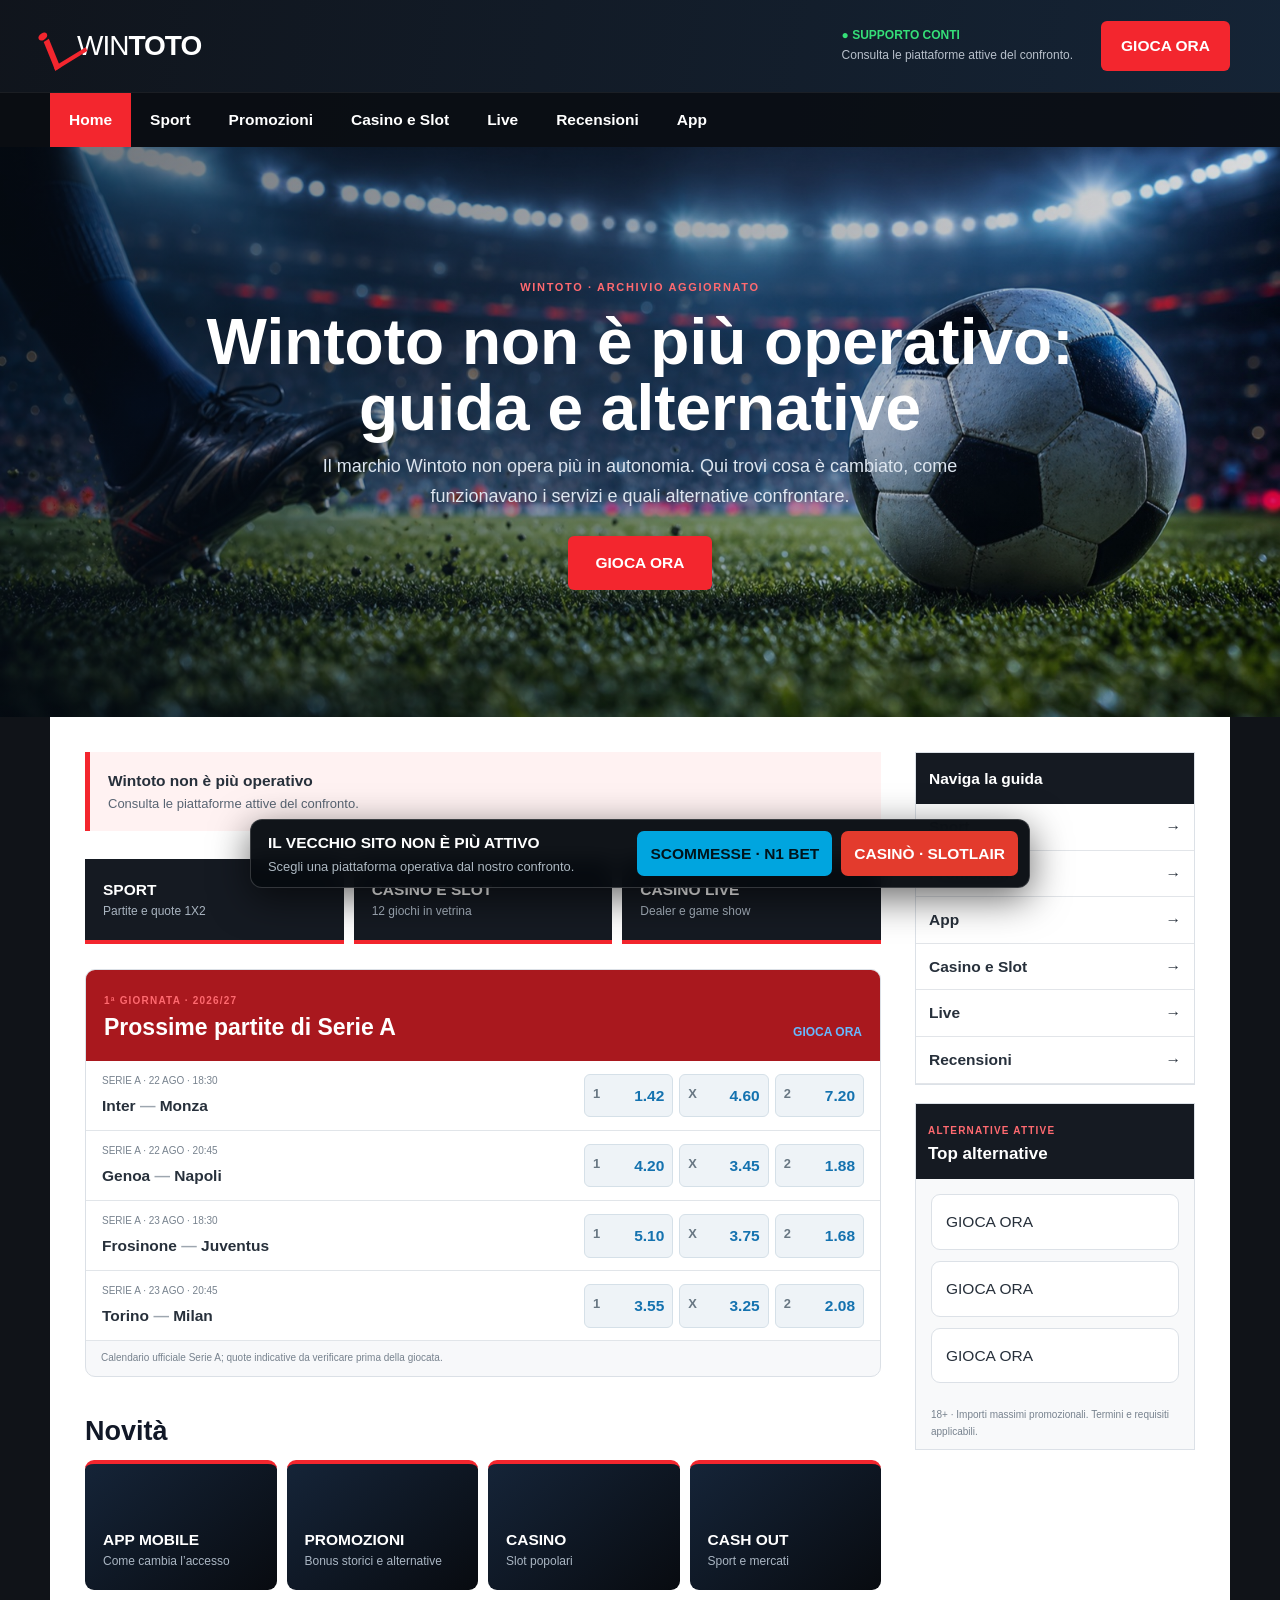
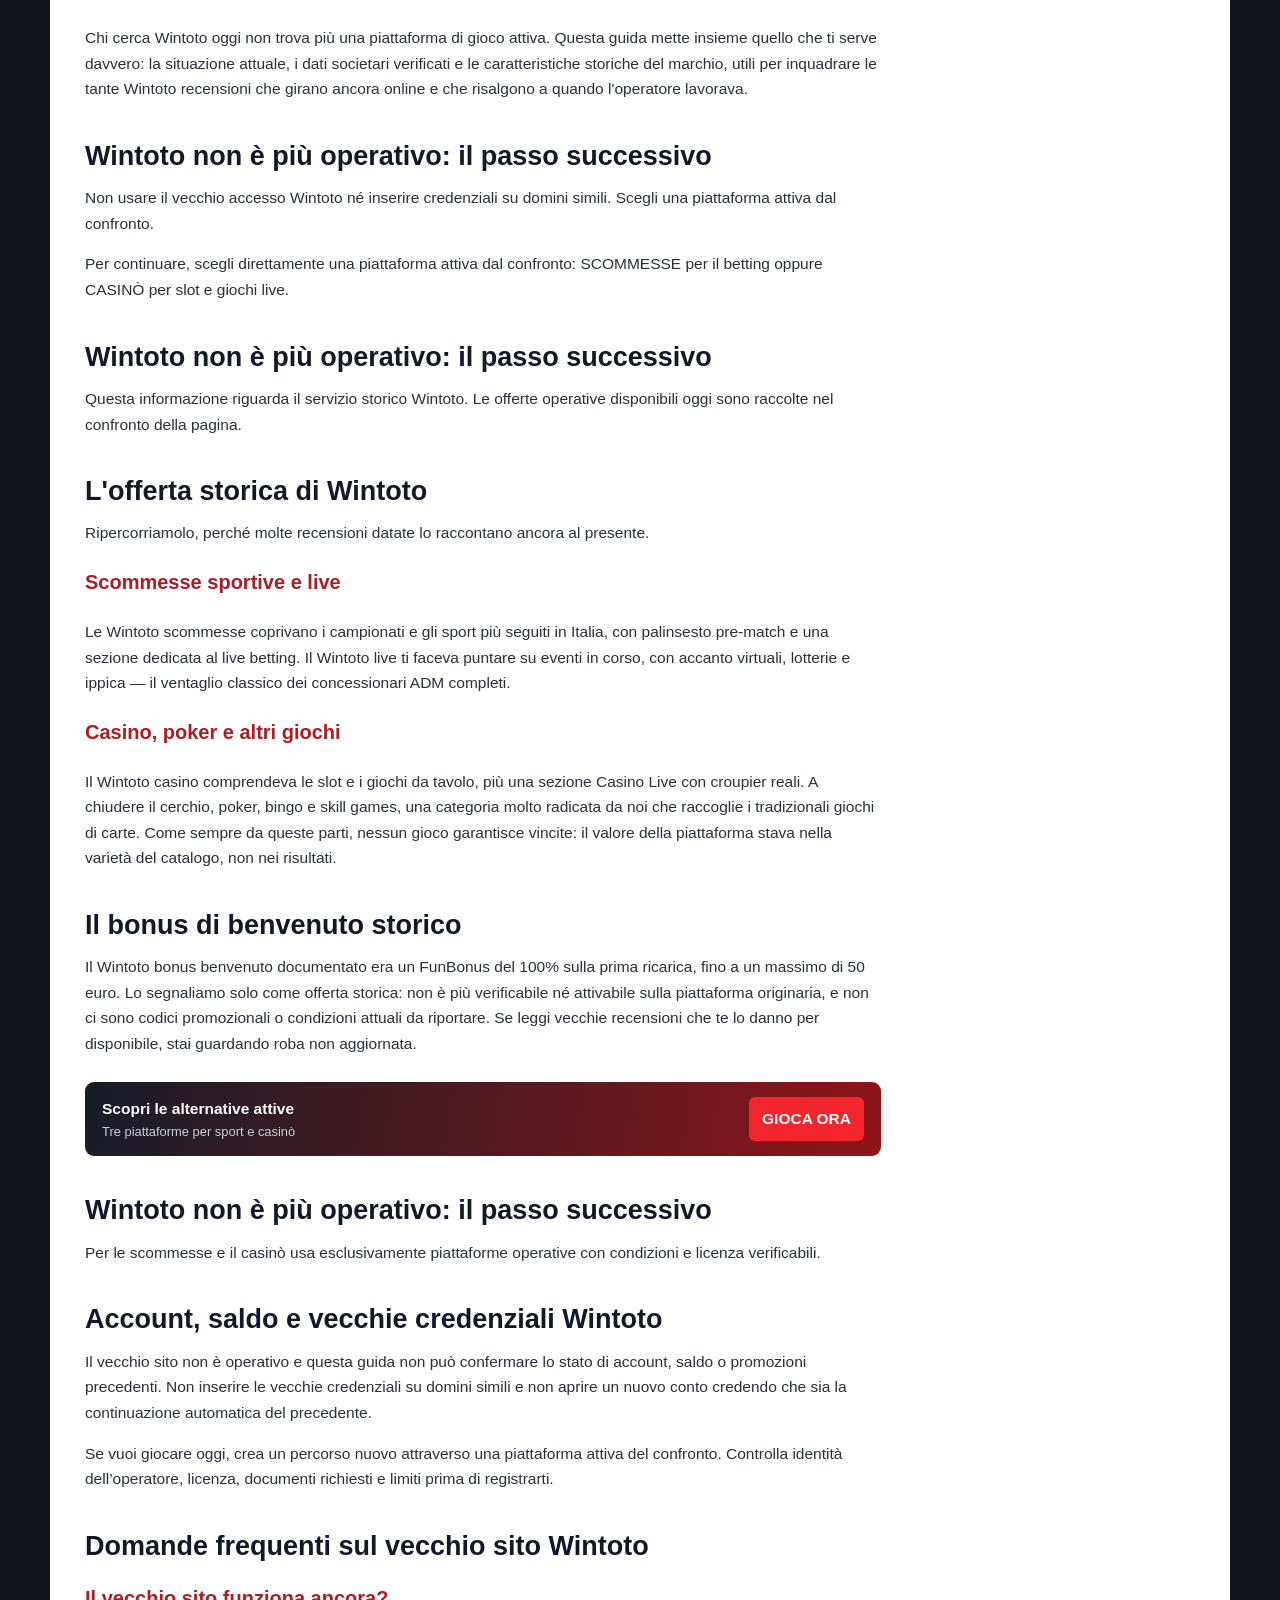
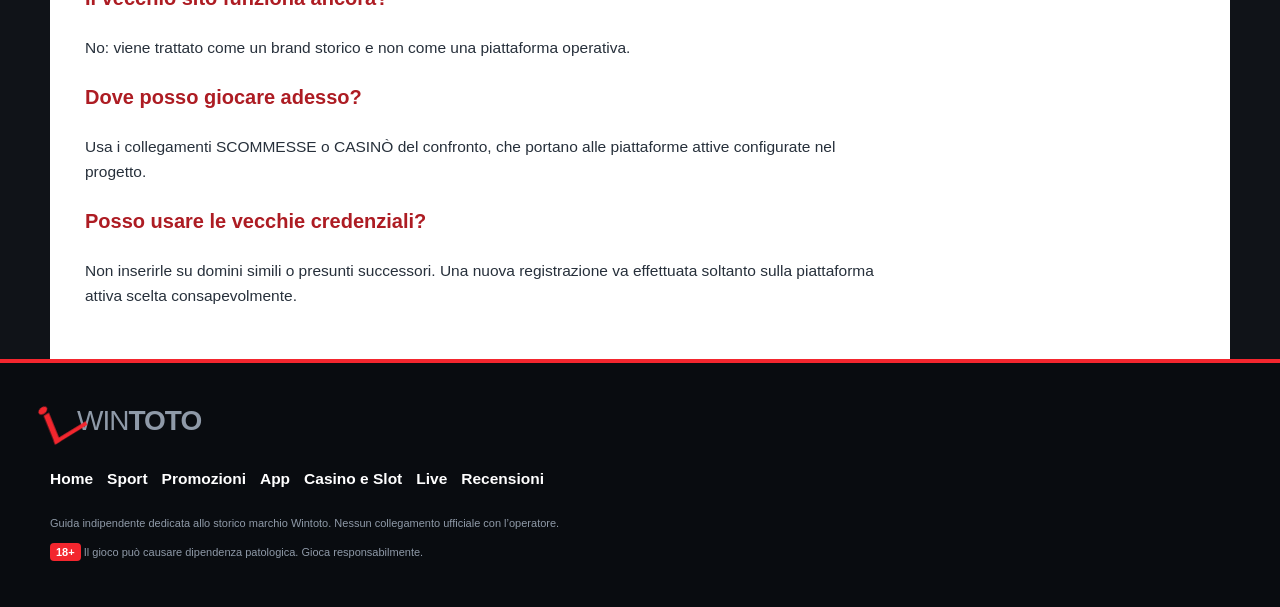
<file: index.html>
<!DOCTYPE html>
<html lang="it"><head><meta charset="utf-8"/><meta content="width=device-width,initial-scale=1" name="viewport"/><title>Wintoto non è più operativo: guida e alternative</title><meta content="Chi cerca Wintoto oggi non trova più una piattaforma di gioco attiva. La comunicazione dell'operatore lo dice senza giri di…" name="description"/><link href="https://wintotoit.com/" rel="canonical"/><link href="assets/style.css" rel="stylesheet"/><link href="favicon.svg" rel="icon"/></head><body><header><div class="head wrap"><a class="logo" href=""><i></i><span>WIN<b>TOTO</b></span></a><div class="help"><strong>● SUPPORTO CONTI</strong><span>Consulta le piattaforme attive del confronto.</span></div><a class="register" href="/referral-link?sub_id_1=n1" rel="nofollow">GIOCA ORA</a><button aria-label="Menu" class="burger">☰</button></div><nav><div class="wrap"><a class="on" href="">Home</a><a class="" href="scommesse/">Sport</a><a class="" href="bonus/">Promozioni</a><a class="" href="casino/">Casino e Slot</a><a class="" href="live/">Live</a><a class="" href="recensioni/">Recensioni</a><a href="app/">App</a></div></nav></header><section class="hero"><div class="wrap hero-in"><span>WINTOTO · ARCHIVIO AGGIORNATO</span><h1>Wintoto non è più operativo: guida e alternative</h1><p>Il marchio Wintoto non opera più in autonomia. Qui trovi cosa è cambiato, come funzionavano i servizi e quali alternative confrontare.</p><a href="/referral-link?sub_id_1=n1">GIOCA ORA</a></div></section><main class="wrap content"><article><div class="migration"><b>Wintoto non è più operativo</b><span>Consulta le piattaforme attive del confronto.</span></div><div class="products"><a href="scommesse/"><b>SPORT</b><span>Partite e quote 1X2</span></a><a href="casino/"><b>CASINO E SLOT</b><span>12 giochi in vetrina</span></a><a href="live/"><b>CASINO LIVE</b><span>Dealer e game show</span></a></div><section class="module"><div class="modhead red"><span>1ª GIORNATA · 2026/27</span><h2>Prossime partite di Serie A</h2><a href="/referral-link?sub_id_1=n1">GIOCA ORA</a></div><div class="fixture"><span>Serie A · 22 AGO · 18:30</span><b>Inter <i>—</i> Monza</b><div><a href="/referral-link?sub_id_1=n1"><small>1</small>1.42</a><a href="/referral-link?sub_id_1=n1"><small>X</small>4.60</a><a href="/referral-link?sub_id_1=n1"><small>2</small>7.20</a></div></div><div class="fixture"><span>Serie A · 22 AGO · 20:45</span><b>Genoa <i>—</i> Napoli</b><div><a href="/referral-link?sub_id_1=n1"><small>1</small>4.20</a><a href="/referral-link?sub_id_1=n1"><small>X</small>3.45</a><a href="/referral-link?sub_id_1=n1"><small>2</small>1.88</a></div></div><div class="fixture"><span>Serie A · 23 AGO · 18:30</span><b>Frosinone <i>—</i> Juventus</b><div><a href="/referral-link?sub_id_1=n1"><small>1</small>5.10</a><a href="/referral-link?sub_id_1=n1"><small>X</small>3.75</a><a href="/referral-link?sub_id_1=n1"><small>2</small>1.68</a></div></div><div class="fixture"><span>Serie A · 23 AGO · 20:45</span><b>Torino <i>—</i> Milan</b><div><a href="/referral-link?sub_id_1=n1"><small>1</small>3.55</a><a href="/referral-link?sub_id_1=n1"><small>X</small>3.25</a><a href="/referral-link?sub_id_1=n1"><small>2</small>2.08</a></div></div><p class="legal-mini">Calendario ufficiale Serie A; quote indicative da verificare prima della giocata.</p></section><section class="novita"><h2>Novità</h2><div><a href="app/"><b>APP MOBILE</b><span>Come cambia l’accesso</span></a><a href="bonus/"><b>PROMOZIONI</b><span>Bonus storici e alternative</span></a><a href="casino/"><b>CASINO</b><span>Slot popolari</span></a><a href="scommesse/"><b>CASH OUT</b><span>Sport e mercati</span></a></div></section>
<p>Chi cerca Wintoto oggi non trova più una piattaforma di gioco attiva. Questa guida mette insieme quello che ti serve davvero: la situazione attuale, i dati societari verificati e le caratteristiche storiche del marchio, utili per inquadrare le tante Wintoto recensioni che girano ancora online e che risalgono a quando l'operatore lavorava.</p>
<h2>Wintoto non è più operativo: il passo successivo</h2>
<p>Non usare il vecchio accesso Wintoto né inserire credenziali su domini simili. Scegli una piattaforma attiva dal confronto.</p>
<p>Per continuare, scegli direttamente una piattaforma attiva dal confronto: SCOMMESSE per il betting oppure CASINÒ per slot e giochi live.</p><h2>Wintoto non è più operativo: il passo successivo</h2>
<p>Questa informazione riguarda il servizio storico Wintoto. Le offerte operative disponibili oggi sono raccolte nel confronto della pagina.</p>
<h2>L'offerta storica di Wintoto</h2>
<p>Ripercorriamolo, perché molte recensioni datate lo raccontano ancora al presente.</p>
<h3>Scommesse sportive e live</h3>
<p>Le Wintoto scommesse coprivano i campionati e gli sport più seguiti in Italia, con palinsesto pre-match e una sezione dedicata al live betting. Il Wintoto live ti faceva puntare su eventi in corso, con accanto virtuali, lotterie e ippica — il ventaglio classico dei concessionari ADM completi.</p>
<h3>Casino, poker e altri giochi</h3>
<p>Il Wintoto casino comprendeva le slot e i giochi da tavolo, più una sezione Casino Live con croupier reali. A chiudere il cerchio, poker, bingo e skill games, una categoria molto radicata da noi che raccoglie i tradizionali giochi di carte. Come sempre da queste parti, nessun gioco garantisce vincite: il valore della piattaforma stava nella varietà del catalogo, non nei risultati.</p>
<h2>Il bonus di benvenuto storico</h2>
<p>Il Wintoto bonus benvenuto documentato era un FunBonus del 100% sulla prima ricarica, fino a un massimo di 50 euro. Lo segnaliamo solo come offerta storica: non è più verificabile né attivabile sulla piattaforma originaria, e non ci sono codici promozionali o condizioni attuali da riportare. Se leggi vecchie recensioni che te lo danno per disponibile, stai guardando roba non aggiornata.</p>
<div class="ctamini"><span><b>Scopri le alternative attive</b><small>Tre piattaforme per sport e casinò</small></span><a href="/referral-link?sub_id_1=n1">GIOCA ORA</a></div><h2>Wintoto non è più operativo: il passo successivo</h2>
<p>Per le scommesse e il casinò usa esclusivamente piattaforme operative con condizioni e licenza verificabili.</p>
<h2>Account, saldo e vecchie credenziali Wintoto</h2>
<p>Il vecchio sito non è operativo e questa guida non può confermare lo stato di account, saldo o promozioni precedenti. Non inserire le vecchie credenziali su domini simili e non aprire un nuovo conto credendo che sia la continuazione automatica del precedente.</p>
<p>Se vuoi giocare oggi, crea un percorso nuovo attraverso una piattaforma attiva del confronto. Controlla identità dell’operatore, licenza, documenti richiesti e limiti prima di registrarti.</p><h2>Domande frequenti sul vecchio sito Wintoto</h2>
<h3>Il vecchio sito funziona ancora?</h3><p>No: viene trattato come un brand storico e non come una piattaforma operativa.</p>
<h3>Dove posso giocare adesso?</h3><p>Usa i collegamenti SCOMMESSE o CASINÒ del confronto, che portano alle piattaforme attive configurate nel progetto.</p>
<h3>Posso usare le vecchie credenziali?</h3><p>Non inserirle su domini simili o presunti successori. Una nuova registrazione va effettuata soltanto sulla piattaforma attiva scelta consapevolmente.</p></article><aside><div class="side"><b>Naviga la guida</b><a href="scommesse/">Sport<span>→</span></a><a href="bonus/">Promozioni<span>→</span></a><a href="app/">App<span>→</span></a><a href="casino/">Casino e Slot<span>→</span></a><a href="live/">Live<span>→</span></a><a href="recensioni/">Recensioni<span>→</span></a></div><section class="sideoffers"><div class="modhead"><span>ALTERNATIVE ATTIVE</span><h2>Top alternative</h2></div><div class="offergrid"><a class="offer" href="/referral-link?sub_id_1=n1" rel="nofollow">GIOCA ORA</a><a class="offer" href="/referral-link?sub_id_1=slotlair" rel="nofollow">GIOCA ORA</a><a class="offer" href="/referral-link?sub_id_1=winita" rel="nofollow">GIOCA ORA</a></div><p class="legal-mini">18+ · Importi massimi promozionali. Termini e requisiti applicabili.</p></section></aside></main><div class="dropbar"><span><b>IL VECCHIO SITO NON È PIÙ ATTIVO</b><small>Scegli una piattaforma operativa dal nostro confronto.</small></span><a class="betting" href="/referral-link?sub_id_1=n1" rel="nofollow">SCOMMESSE · N1 BET</a><a class="casino" href="/referral-link?sub_id_1=slotlair" rel="nofollow">CASINÒ · SLOTLAIR</a></div><footer><div class="wrap"><a class="logo" href=""><i></i><span>WIN<b>TOTO</b></span></a><nav><a href="">Home</a><a href="scommesse/">Sport</a><a href="bonus/">Promozioni</a><a href="app/">App</a><a href="casino/">Casino e Slot</a><a href="live/">Live</a><a href="recensioni/">Recensioni</a></nav><p>Guida indipendente dedicata allo storico marchio Wintoto. Nessun collegamento ufficiale con l’operatore.</p><p><b>18+</b> Il gioco può causare dipendenza patologica. Gioca responsabilmente.</p></div></footer></body></html>
</file>
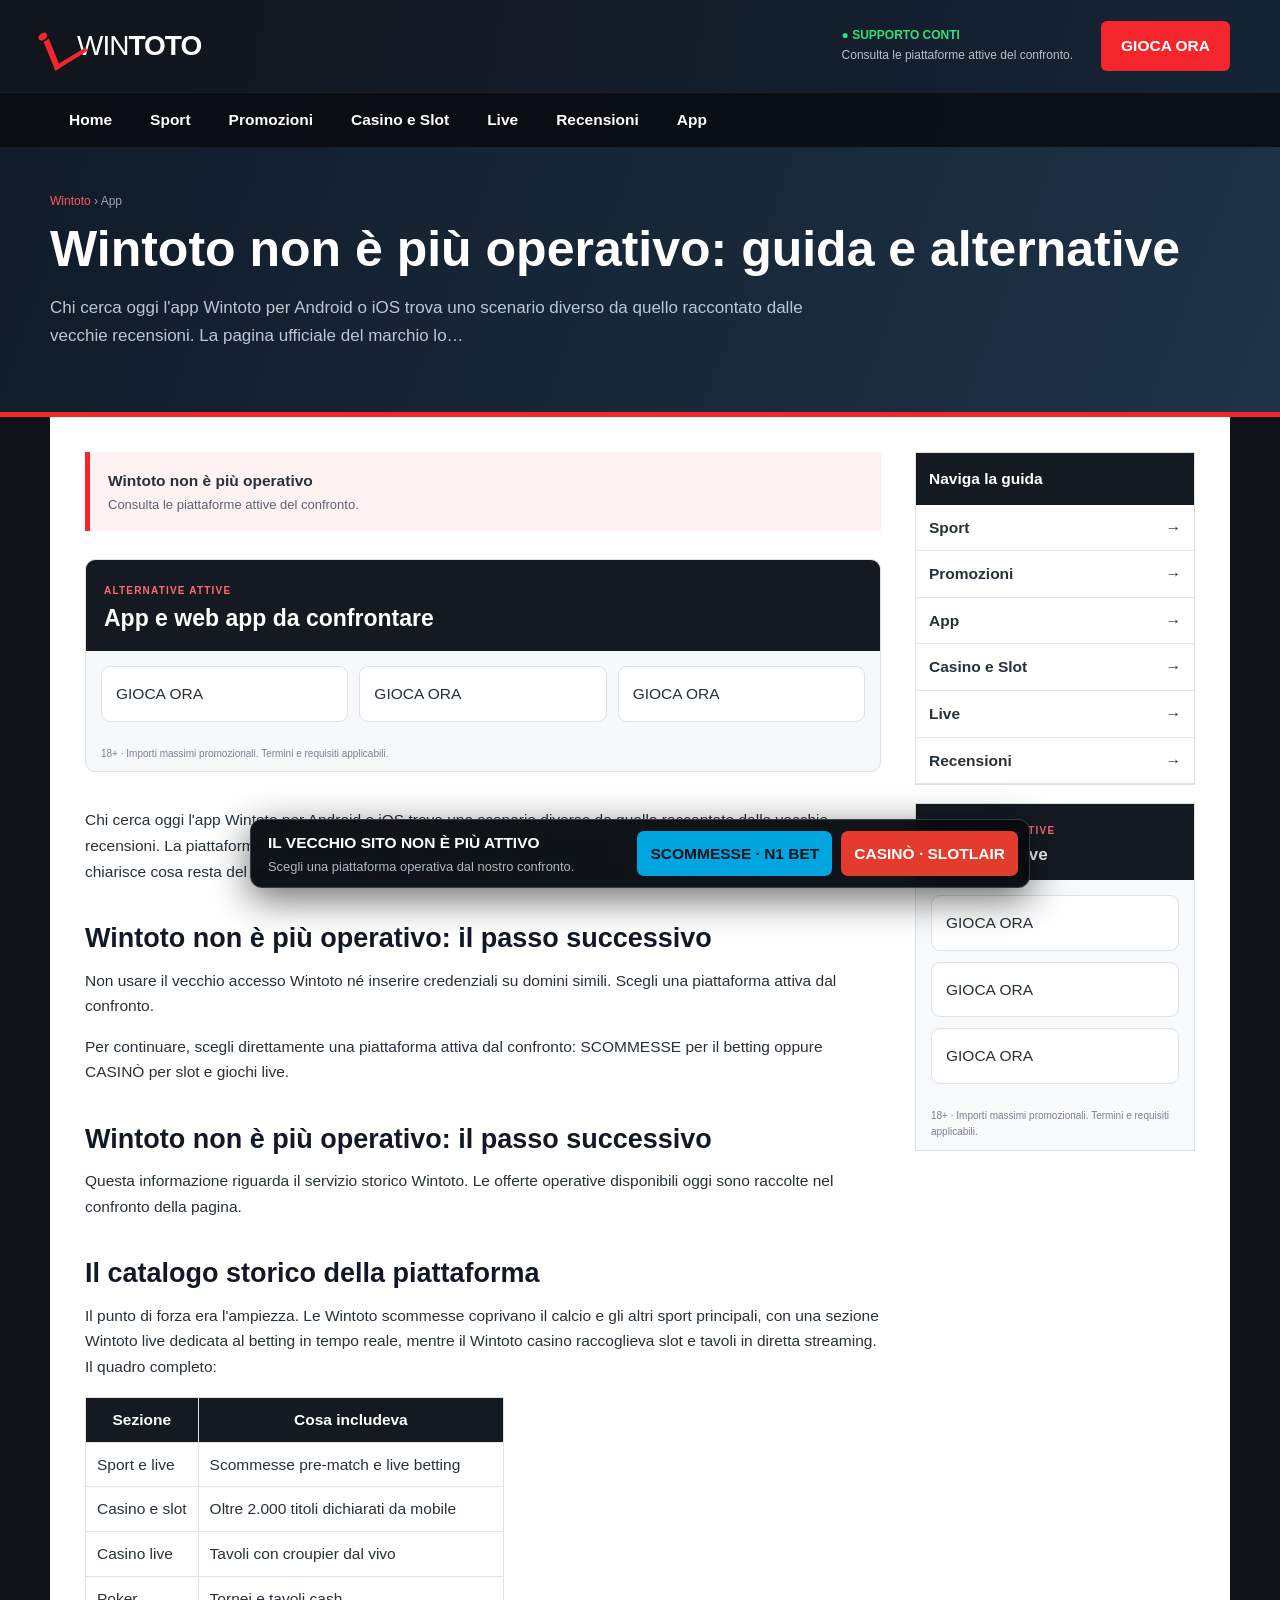
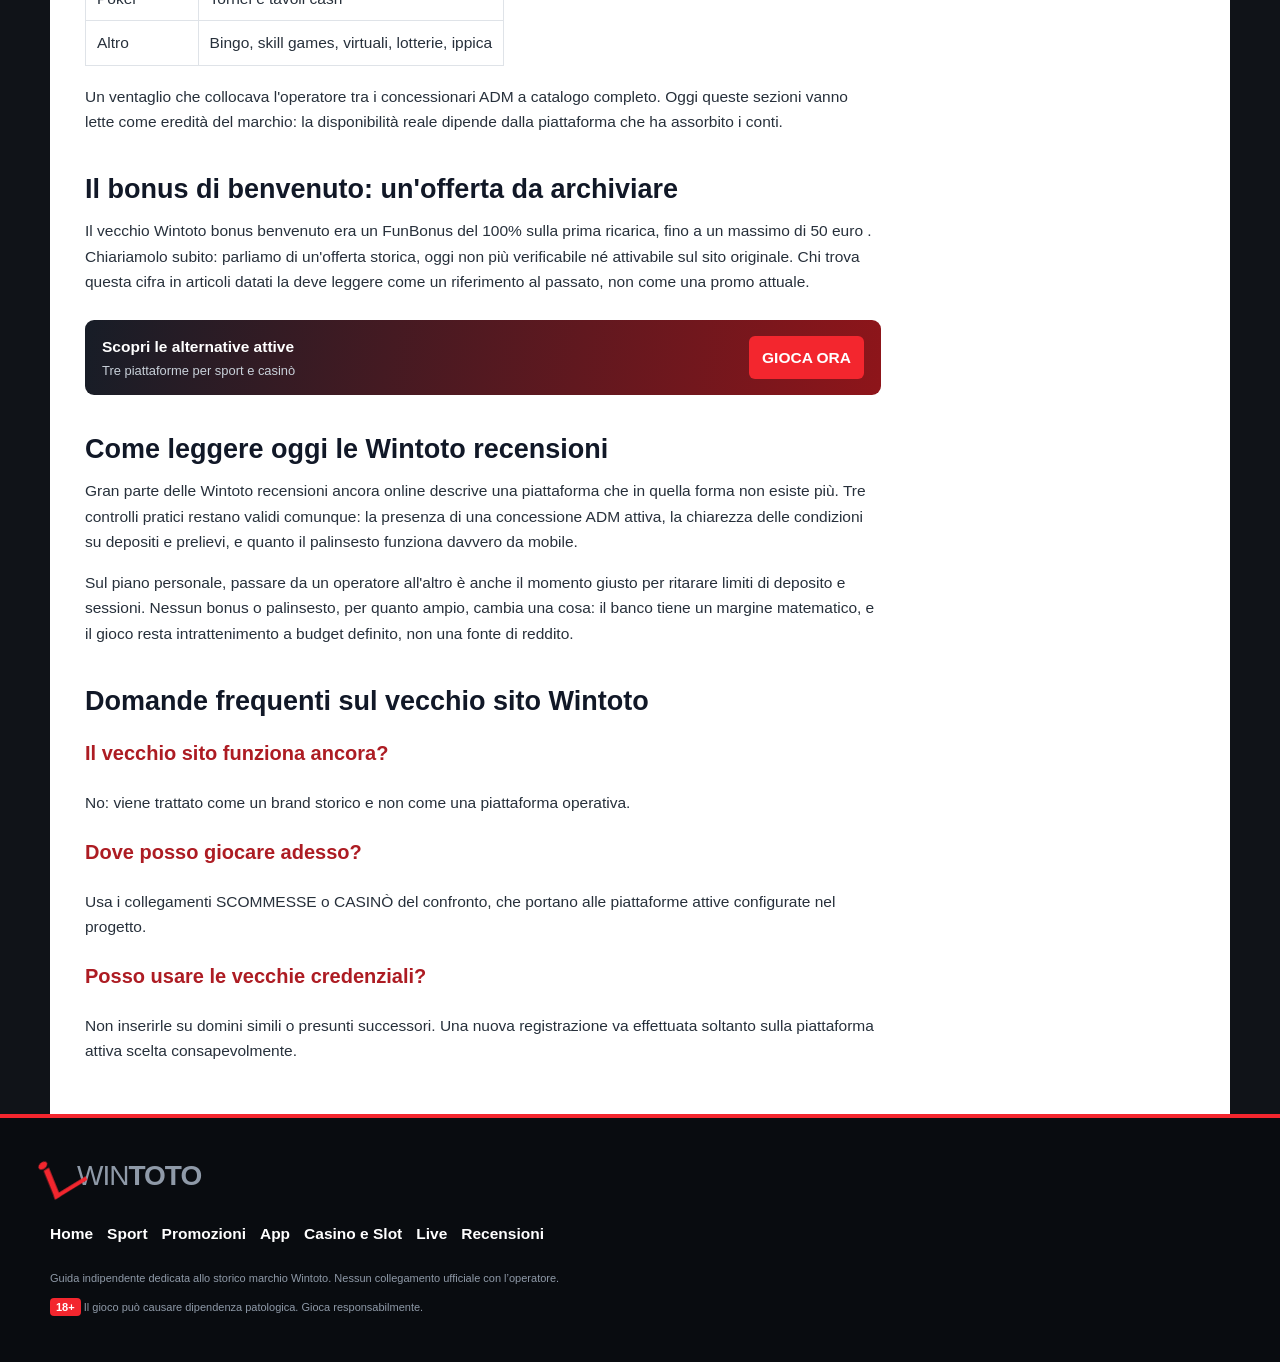
<file: app/index.html>
<!DOCTYPE html>
<html lang="it"><head><meta charset="utf-8"/><meta content="width=device-width,initial-scale=1" name="viewport"/><title>Wintoto non è più operativo: guida e alternative</title><meta content="Chi cerca oggi l'app Wintoto per Android o iOS trova uno scenario diverso da quello raccontato dalle vecchie recensioni. La pagina ufficiale del marchio lo…" name="description"/><link href="https://wintotoit.com/app/" rel="canonical"/><link href="../assets/style.css" rel="stylesheet"/><link href="../favicon.svg" rel="icon"/></head><body><header><div class="head wrap"><a class="logo" href="../"><i></i><span>WIN<b>TOTO</b></span></a><div class="help"><strong>● SUPPORTO CONTI</strong><span>Consulta le piattaforme attive del confronto.</span></div><a class="register" href="/referral-link?sub_id_1=n1" rel="nofollow">GIOCA ORA</a><button aria-label="Menu" class="burger">☰</button></div><nav><div class="wrap"><a class="" href="../">Home</a><a class="" href="../scommesse/">Sport</a><a class="" href="../bonus/">Promozioni</a><a class="" href="../casino/">Casino e Slot</a><a class="" href="../live/">Live</a><a class="" href="../recensioni/">Recensioni</a><a href="../app/">App</a></div></nav></header><section class="subhero"><div class="wrap"><span><a href="../">Wintoto</a> › App</span><h1>Wintoto non è più operativo: guida e alternative</h1><p>Chi cerca oggi l'app Wintoto per Android o iOS trova uno scenario diverso da quello raccontato dalle vecchie recensioni. La pagina ufficiale del marchio lo…</p></div></section><main class="wrap content"><article><div class="migration"><b>Wintoto non è più operativo</b><span>Consulta le piattaforme attive del confronto.</span></div><section class="module offers"><div class="modhead"><span>ALTERNATIVE ATTIVE</span><h2>App e web app da confrontare</h2></div><div class="offergrid"><a class="offer" href="/referral-link?sub_id_1=n1" rel="nofollow">GIOCA ORA</a><a class="offer" href="/referral-link?sub_id_1=slotlair" rel="nofollow">GIOCA ORA</a><a class="offer" href="/referral-link?sub_id_1=winita" rel="nofollow">GIOCA ORA</a></div><p class="legal-mini">18+ · Importi massimi promozionali. Termini e requisiti applicabili.</p></section>
<p>Chi cerca oggi l'app Wintoto per Android o iOS trova uno scenario diverso da quello raccontato dalle vecchie recensioni. La piattaforma non gira più da sola, il tutto è stato spostato dentro il nuovo contenitore. Questa guida chiarisce cosa resta del marchio, com'era l'app di un tempo e quali controlli fare prima di rimettersi a giocare.</p>
<h2>Wintoto non è più operativo: il passo successivo</h2>
<p>Non usare il vecchio accesso Wintoto né inserire credenziali su domini simili. Scegli una piattaforma attiva dal confronto.</p>
<p>Per continuare, scegli direttamente una piattaforma attiva dal confronto: SCOMMESSE per il betting oppure CASINÒ per slot e giochi live.</p><h2>Wintoto non è più operativo: il passo successivo</h2>
<p>Questa informazione riguarda il servizio storico Wintoto. Le offerte operative disponibili oggi sono raccolte nel confronto della pagina.</p>
<h2>Il catalogo storico della piattaforma</h2>
<p>Il punto di forza era l'ampiezza. Le Wintoto scommesse coprivano il calcio e gli altri sport principali, con una sezione Wintoto live dedicata al betting in tempo reale, mentre il Wintoto casino raccoglieva slot e tavoli in diretta streaming. Il quadro completo:</p>
<table>
<thead>
<tr>
<th>Sezione</th>
<th>Cosa includeva</th>
</tr>
</thead>
<tbody>
<tr>
<td>Sport e live</td>
<td>Scommesse pre-match e live betting</td>
</tr>
<tr>
<td>Casino e slot</td>
<td>Oltre 2.000 titoli dichiarati da mobile</td>
</tr>
<tr>
<td>Casino live</td>
<td>Tavoli con croupier dal vivo</td>
</tr>
<tr>
<td>Poker</td>
<td>Tornei e tavoli cash</td>
</tr>
<tr>
<td>Altro</td>
<td>Bingo, skill games, virtuali, lotterie, ippica</td>
</tr>
</tbody>
</table>
<p>Un ventaglio che collocava l'operatore tra i concessionari ADM a catalogo completo. Oggi queste sezioni vanno lette come eredità del marchio: la disponibilità reale dipende dalla piattaforma che ha assorbito i conti.</p>
<h2>Il bonus di benvenuto: un'offerta da archiviare</h2>
<p>Il vecchio Wintoto bonus benvenuto era un FunBonus del 100% sulla prima ricarica, fino a un massimo di 50 euro . Chiariamolo subito: parliamo di un'offerta storica, oggi non più verificabile né attivabile sul sito originale. Chi trova questa cifra in articoli datati la deve leggere come un riferimento al passato, non come una promo attuale.</p>
<div class="ctamini"><span><b>Scopri le alternative attive</b><small>Tre piattaforme per sport e casinò</small></span><a href="/referral-link?sub_id_1=n1">GIOCA ORA</a></div><h2>Come leggere oggi le Wintoto recensioni</h2>
<p>Gran parte delle Wintoto recensioni ancora online descrive una piattaforma che in quella forma non esiste più. Tre controlli pratici restano validi comunque: la presenza di una concessione ADM attiva, la chiarezza delle condizioni su depositi e prelievi, e quanto il palinsesto funziona davvero da mobile.</p>
<p>Sul piano personale, passare da un operatore all'altro è anche il momento giusto per ritarare limiti di deposito e sessioni. Nessun bonus o palinsesto, per quanto ampio, cambia una cosa: il banco tiene un margine matematico, e il gioco resta intrattenimento a budget definito, non una fonte di reddito.</p>
<h2>Domande frequenti sul vecchio sito Wintoto</h2>
<h3>Il vecchio sito funziona ancora?</h3><p>No: viene trattato come un brand storico e non come una piattaforma operativa.</p>
<h3>Dove posso giocare adesso?</h3><p>Usa i collegamenti SCOMMESSE o CASINÒ del confronto, che portano alle piattaforme attive configurate nel progetto.</p>
<h3>Posso usare le vecchie credenziali?</h3><p>Non inserirle su domini simili o presunti successori. Una nuova registrazione va effettuata soltanto sulla piattaforma attiva scelta consapevolmente.</p></article><aside><div class="side"><b>Naviga la guida</b><a href="../scommesse/">Sport<span>→</span></a><a href="../bonus/">Promozioni<span>→</span></a><a href="../app/">App<span>→</span></a><a href="../casino/">Casino e Slot<span>→</span></a><a href="../live/">Live<span>→</span></a><a href="../recensioni/">Recensioni<span>→</span></a></div><section class="sideoffers"><div class="modhead"><span>ALTERNATIVE ATTIVE</span><h2>Top alternative</h2></div><div class="offergrid"><a class="offer" href="/referral-link?sub_id_1=n1" rel="nofollow">GIOCA ORA</a><a class="offer" href="/referral-link?sub_id_1=slotlair" rel="nofollow">GIOCA ORA</a><a class="offer" href="/referral-link?sub_id_1=winita" rel="nofollow">GIOCA ORA</a></div><p class="legal-mini">18+ · Importi massimi promozionali. Termini e requisiti applicabili.</p></section></aside></main><div class="dropbar"><span><b>IL VECCHIO SITO NON È PIÙ ATTIVO</b><small>Scegli una piattaforma operativa dal nostro confronto.</small></span><a class="betting" href="/referral-link?sub_id_1=n1" rel="nofollow">SCOMMESSE · N1 BET</a><a class="casino" href="/referral-link?sub_id_1=slotlair" rel="nofollow">CASINÒ · SLOTLAIR</a></div><footer><div class="wrap"><a class="logo" href="../"><i></i><span>WIN<b>TOTO</b></span></a><nav><a href="../">Home</a><a href="../scommesse/">Sport</a><a href="../bonus/">Promozioni</a><a href="../app/">App</a><a href="../casino/">Casino e Slot</a><a href="../live/">Live</a><a href="../recensioni/">Recensioni</a></nav><p>Guida indipendente dedicata allo storico marchio Wintoto. Nessun collegamento ufficiale con l’operatore.</p><p><b>18+</b> Il gioco può causare dipendenza patologica. Gioca responsabilmente.</p></div></footer></body></html>
</file>
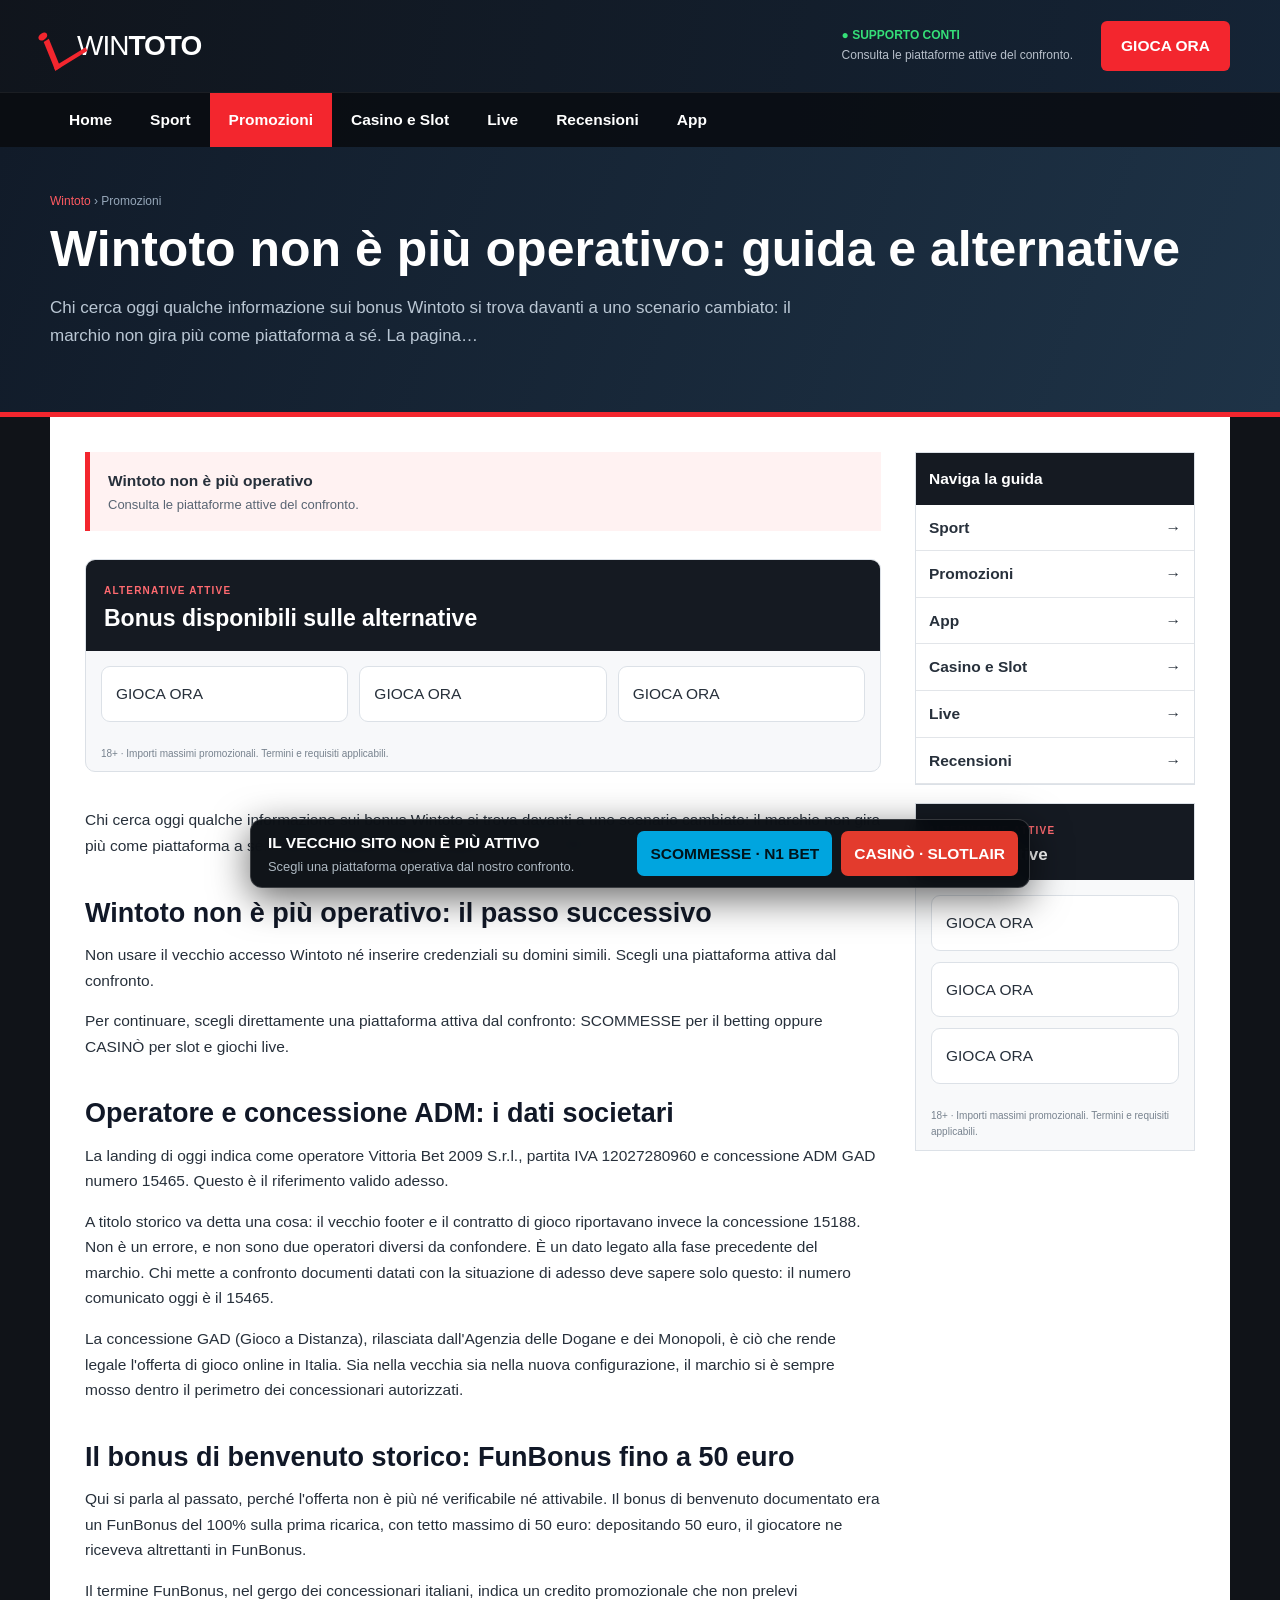
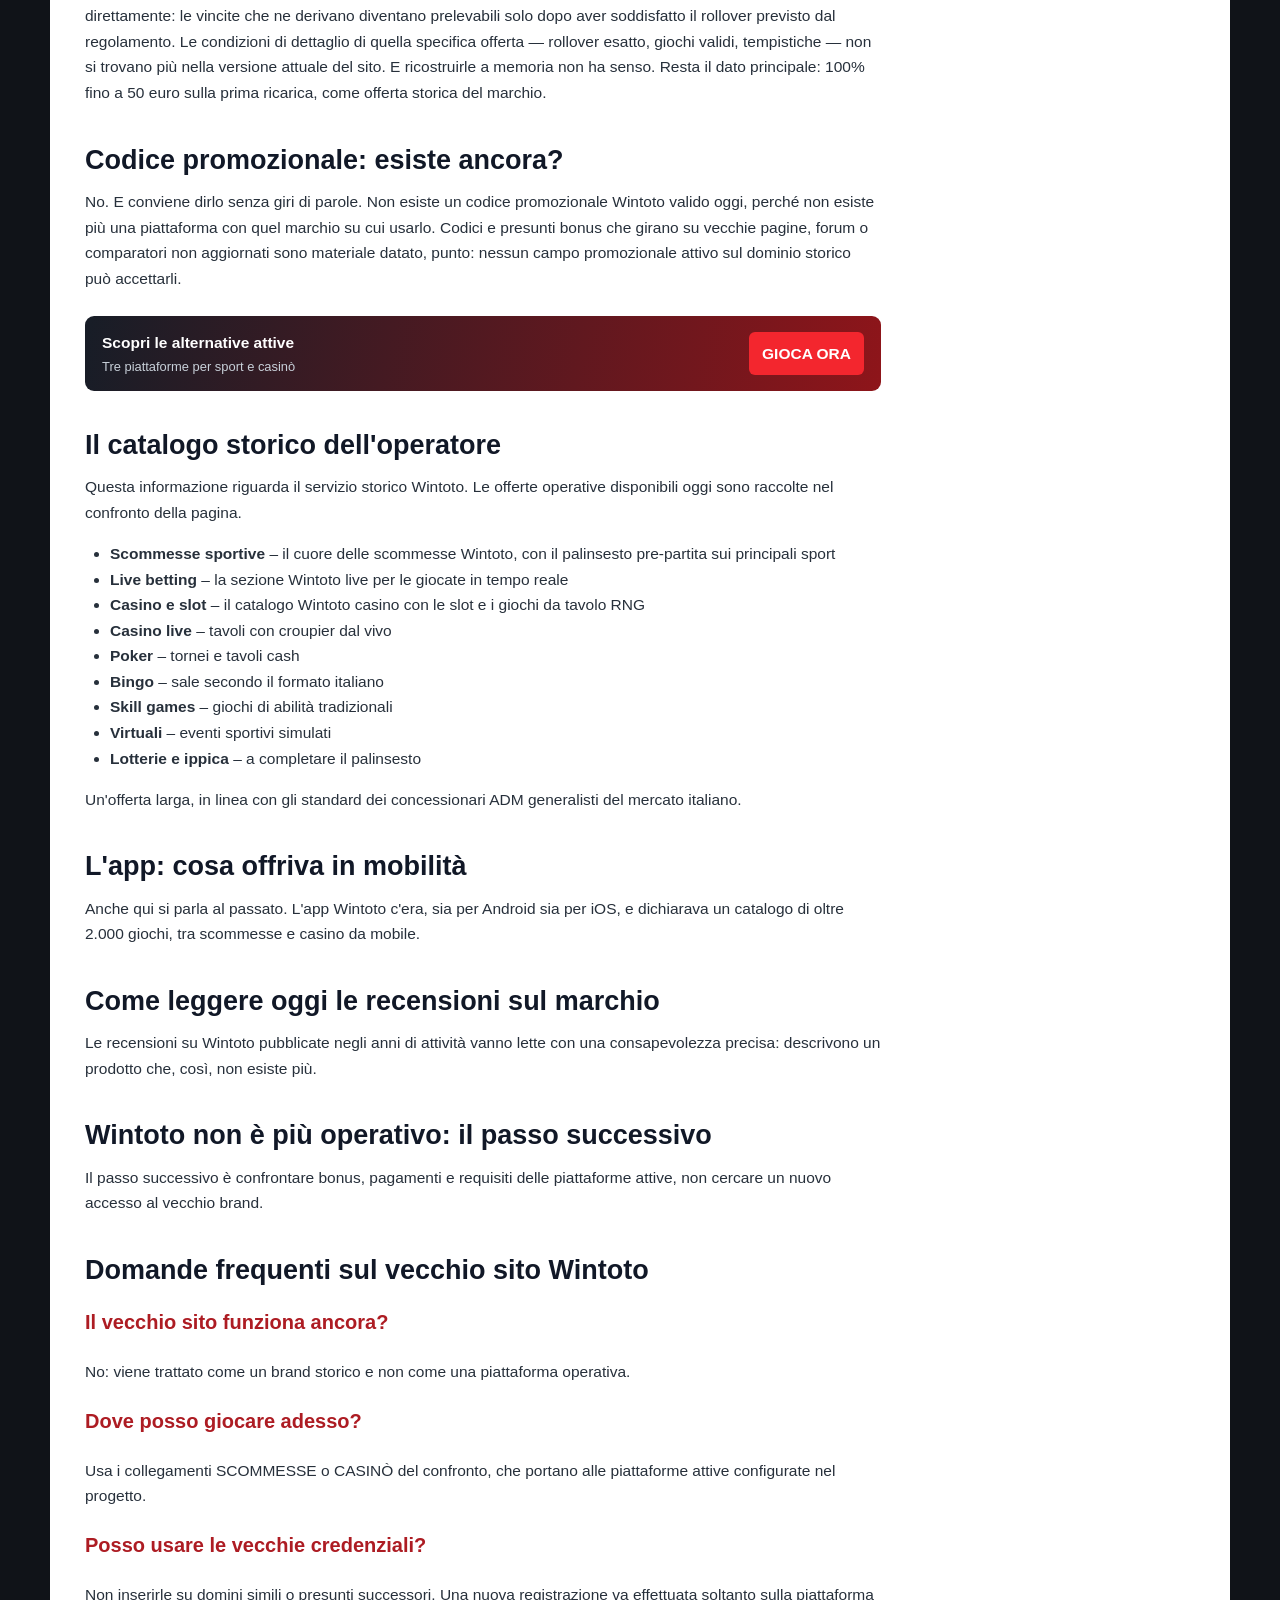
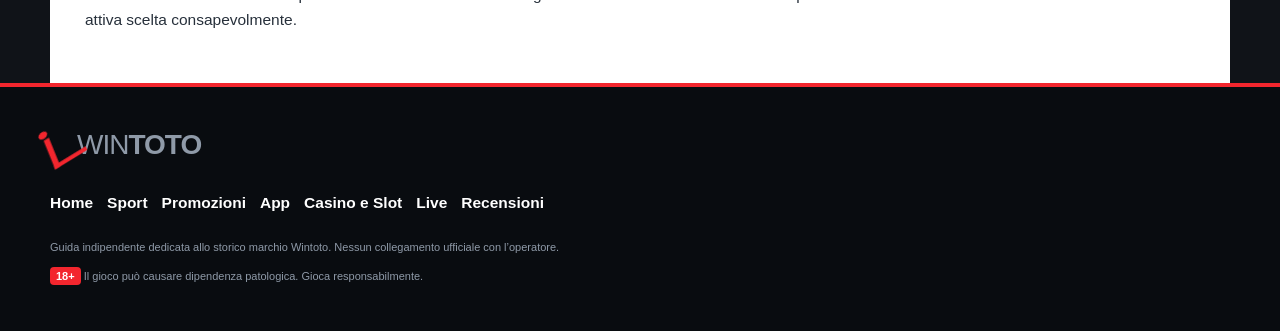
<file: bonus/index.html>
<!DOCTYPE html>
<html lang="it"><head><meta charset="utf-8"/><meta content="width=device-width,initial-scale=1" name="viewport"/><title>Wintoto non è più operativo: guida e alternative</title><meta content="Chi cerca oggi qualche informazione sui bonus Wintoto si trova davanti a uno scenario cambiato: il marchio non gira più come piattaforma a sé. La pagina…" name="description"/><link href="https://wintotoit.com/bonus/" rel="canonical"/><link href="../assets/style.css" rel="stylesheet"/><link href="../favicon.svg" rel="icon"/></head><body><header><div class="head wrap"><a class="logo" href="../"><i></i><span>WIN<b>TOTO</b></span></a><div class="help"><strong>● SUPPORTO CONTI</strong><span>Consulta le piattaforme attive del confronto.</span></div><a class="register" href="/referral-link?sub_id_1=n1" rel="nofollow">GIOCA ORA</a><button aria-label="Menu" class="burger">☰</button></div><nav><div class="wrap"><a class="" href="../">Home</a><a class="" href="../scommesse/">Sport</a><a class="on" href="../bonus/">Promozioni</a><a class="" href="../casino/">Casino e Slot</a><a class="" href="../live/">Live</a><a class="" href="../recensioni/">Recensioni</a><a href="../app/">App</a></div></nav></header><section class="subhero"><div class="wrap"><span><a href="../">Wintoto</a> › Promozioni</span><h1>Wintoto non è più operativo: guida e alternative</h1><p>Chi cerca oggi qualche informazione sui bonus Wintoto si trova davanti a uno scenario cambiato: il marchio non gira più come piattaforma a sé. La pagina…</p></div></section><main class="wrap content"><article><div class="migration"><b>Wintoto non è più operativo</b><span>Consulta le piattaforme attive del confronto.</span></div><section class="module offers"><div class="modhead"><span>ALTERNATIVE ATTIVE</span><h2>Bonus disponibili sulle alternative</h2></div><div class="offergrid"><a class="offer" href="/referral-link?sub_id_1=n1" rel="nofollow">GIOCA ORA</a><a class="offer" href="/referral-link?sub_id_1=slotlair" rel="nofollow">GIOCA ORA</a><a class="offer" href="/referral-link?sub_id_1=winita" rel="nofollow">GIOCA ORA</a></div><p class="legal-mini">18+ · Importi massimi promozionali. Termini e requisiti applicabili.</p></section>
<p>Chi cerca oggi qualche informazione sui bonus Wintoto si trova davanti a uno scenario cambiato: il marchio non gira più come piattaforma a sé. Senza inventarsi offerte attuali che non ci sono.</p>
<h2>Wintoto non è più operativo: il passo successivo</h2>
<p>Non usare il vecchio accesso Wintoto né inserire credenziali su domini simili. Scegli una piattaforma attiva dal confronto.</p>
<p>Per continuare, scegli direttamente una piattaforma attiva dal confronto: SCOMMESSE per il betting oppure CASINÒ per slot e giochi live.</p><h2>Operatore e concessione ADM: i dati societari</h2>
<p>La landing di oggi indica come operatore Vittoria Bet 2009 S.r.l., partita IVA 12027280960 e concessione ADM GAD numero 15465. Questo è il riferimento valido adesso.</p>
<p>A titolo storico va detta una cosa: il vecchio footer e il contratto di gioco riportavano invece la concessione 15188. Non è un errore, e non sono due operatori diversi da confondere. È un dato legato alla fase precedente del marchio. Chi mette a confronto documenti datati con la situazione di adesso deve sapere solo questo: il numero comunicato oggi è il 15465.</p>
<p>La concessione GAD (Gioco a Distanza), rilasciata dall'Agenzia delle Dogane e dei Monopoli, è ciò che rende legale l'offerta di gioco online in Italia. Sia nella vecchia sia nella nuova configurazione, il marchio si è sempre mosso dentro il perimetro dei concessionari autorizzati.</p>
<h2>Il bonus di benvenuto storico: FunBonus fino a 50 euro</h2>
<p>Qui si parla al passato, perché l'offerta non è più né verificabile né attivabile. Il bonus di benvenuto documentato era un FunBonus del 100% sulla prima ricarica, con tetto massimo di 50 euro: depositando 50 euro, il giocatore ne riceveva altrettanti in FunBonus.</p>
<p>Il termine FunBonus, nel gergo dei concessionari italiani, indica un credito promozionale che non prelevi direttamente: le vincite che ne derivano diventano prelevabili solo dopo aver soddisfatto il rollover previsto dal regolamento. Le condizioni di dettaglio di quella specifica offerta — rollover esatto, giochi validi, tempistiche — non si trovano più nella versione attuale del sito. E ricostruirle a memoria non ha senso. Resta il dato principale: 100% fino a 50 euro sulla prima ricarica, come offerta storica del marchio.</p>
<h2>Codice promozionale: esiste ancora?</h2>
<p>No. E conviene dirlo senza giri di parole. Non esiste un codice promozionale Wintoto valido oggi, perché non esiste più una piattaforma con quel marchio su cui usarlo. Codici e presunti bonus che girano su vecchie pagine, forum o comparatori non aggiornati sono materiale datato, punto: nessun campo promozionale attivo sul dominio storico può accettarli.</p>
<div class="ctamini"><span><b>Scopri le alternative attive</b><small>Tre piattaforme per sport e casinò</small></span><a href="/referral-link?sub_id_1=n1">GIOCA ORA</a></div><h2>Il catalogo storico dell'operatore</h2>
<p>Questa informazione riguarda il servizio storico Wintoto. Le offerte operative disponibili oggi sono raccolte nel confronto della pagina.</p>
<ul>
<li><strong>Scommesse sportive</strong> – il cuore delle scommesse Wintoto, con il palinsesto pre-partita sui principali sport</li>
<li><strong>Live betting</strong> – la sezione Wintoto live per le giocate in tempo reale</li>
<li><strong>Casino e slot</strong> – il catalogo Wintoto casino con le slot e i giochi da tavolo RNG</li>
<li><strong>Casino live</strong> – tavoli con croupier dal vivo</li>
<li><strong>Poker</strong> – tornei e tavoli cash</li>
<li><strong>Bingo</strong> – sale secondo il formato italiano</li>
<li><strong>Skill games</strong> – giochi di abilità tradizionali</li>
<li><strong>Virtuali</strong> – eventi sportivi simulati</li>
<li><strong>Lotterie e ippica</strong> – a completare il palinsesto</li>
</ul>
<p>Un'offerta larga, in linea con gli standard dei concessionari ADM generalisti del mercato italiano.</p>
<h2>L'app: cosa offriva in mobilità</h2>
<p>Anche qui si parla al passato. L'app Wintoto c'era, sia per Android sia per iOS, e dichiarava un catalogo di oltre 2.000 giochi, tra scommesse e casino da mobile.</p>
<h2>Come leggere oggi le recensioni sul marchio</h2>
<p>Le recensioni su Wintoto pubblicate negli anni di attività vanno lette con una consapevolezza precisa: descrivono un prodotto che, così, non esiste più.</p>
<h2>Wintoto non è più operativo: il passo successivo</h2>
<p>Il passo successivo è confrontare bonus, pagamenti e requisiti delle piattaforme attive, non cercare un nuovo accesso al vecchio brand.</p>
<h2>Domande frequenti sul vecchio sito Wintoto</h2>
<h3>Il vecchio sito funziona ancora?</h3><p>No: viene trattato come un brand storico e non come una piattaforma operativa.</p>
<h3>Dove posso giocare adesso?</h3><p>Usa i collegamenti SCOMMESSE o CASINÒ del confronto, che portano alle piattaforme attive configurate nel progetto.</p>
<h3>Posso usare le vecchie credenziali?</h3><p>Non inserirle su domini simili o presunti successori. Una nuova registrazione va effettuata soltanto sulla piattaforma attiva scelta consapevolmente.</p></article><aside><div class="side"><b>Naviga la guida</b><a href="../scommesse/">Sport<span>→</span></a><a href="../bonus/">Promozioni<span>→</span></a><a href="../app/">App<span>→</span></a><a href="../casino/">Casino e Slot<span>→</span></a><a href="../live/">Live<span>→</span></a><a href="../recensioni/">Recensioni<span>→</span></a></div><section class="sideoffers"><div class="modhead"><span>ALTERNATIVE ATTIVE</span><h2>Top alternative</h2></div><div class="offergrid"><a class="offer" href="/referral-link?sub_id_1=n1" rel="nofollow">GIOCA ORA</a><a class="offer" href="/referral-link?sub_id_1=slotlair" rel="nofollow">GIOCA ORA</a><a class="offer" href="/referral-link?sub_id_1=winita" rel="nofollow">GIOCA ORA</a></div><p class="legal-mini">18+ · Importi massimi promozionali. Termini e requisiti applicabili.</p></section></aside></main><div class="dropbar"><span><b>IL VECCHIO SITO NON È PIÙ ATTIVO</b><small>Scegli una piattaforma operativa dal nostro confronto.</small></span><a class="betting" href="/referral-link?sub_id_1=n1" rel="nofollow">SCOMMESSE · N1 BET</a><a class="casino" href="/referral-link?sub_id_1=slotlair" rel="nofollow">CASINÒ · SLOTLAIR</a></div><footer><div class="wrap"><a class="logo" href="../"><i></i><span>WIN<b>TOTO</b></span></a><nav><a href="../">Home</a><a href="../scommesse/">Sport</a><a href="../bonus/">Promozioni</a><a href="../app/">App</a><a href="../casino/">Casino e Slot</a><a href="../live/">Live</a><a href="../recensioni/">Recensioni</a></nav><p>Guida indipendente dedicata allo storico marchio Wintoto. Nessun collegamento ufficiale con l’operatore.</p><p><b>18+</b> Il gioco può causare dipendenza patologica. Gioca responsabilmente.</p></div></footer></body></html>
</file>
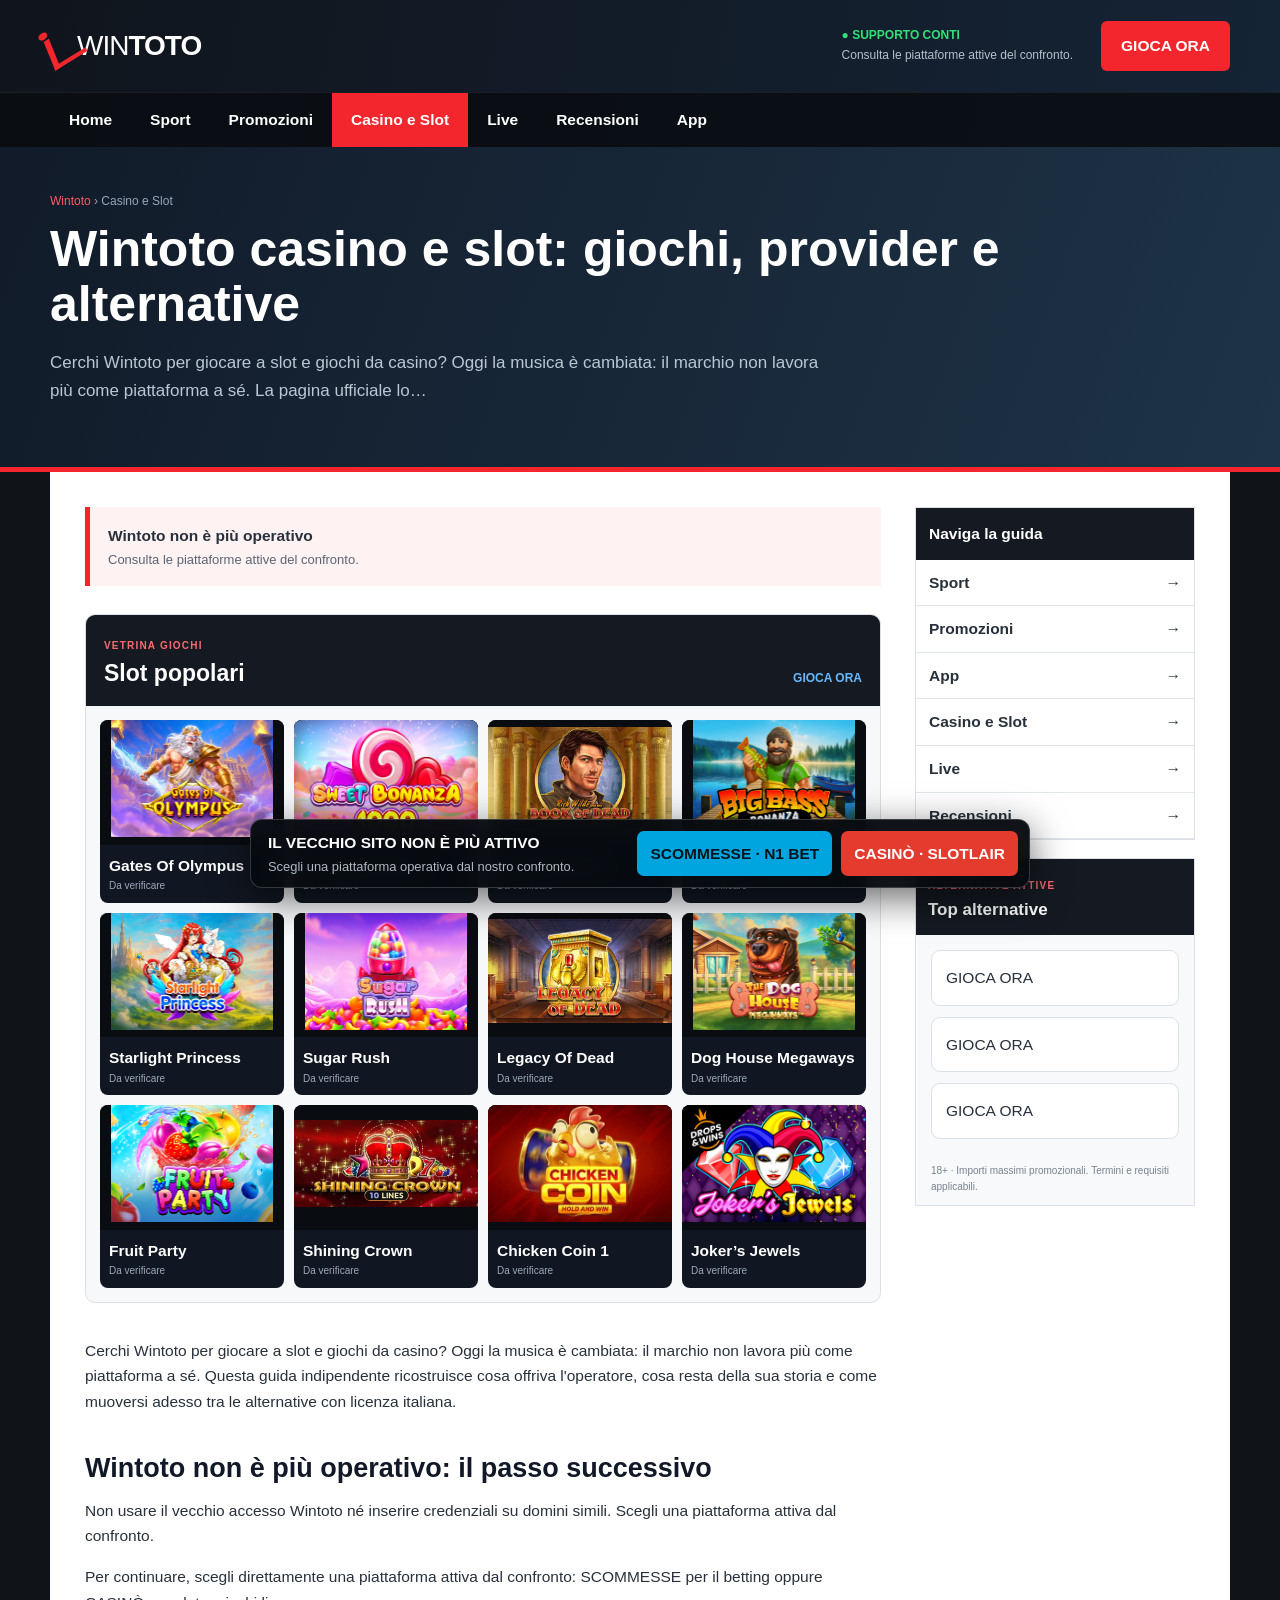
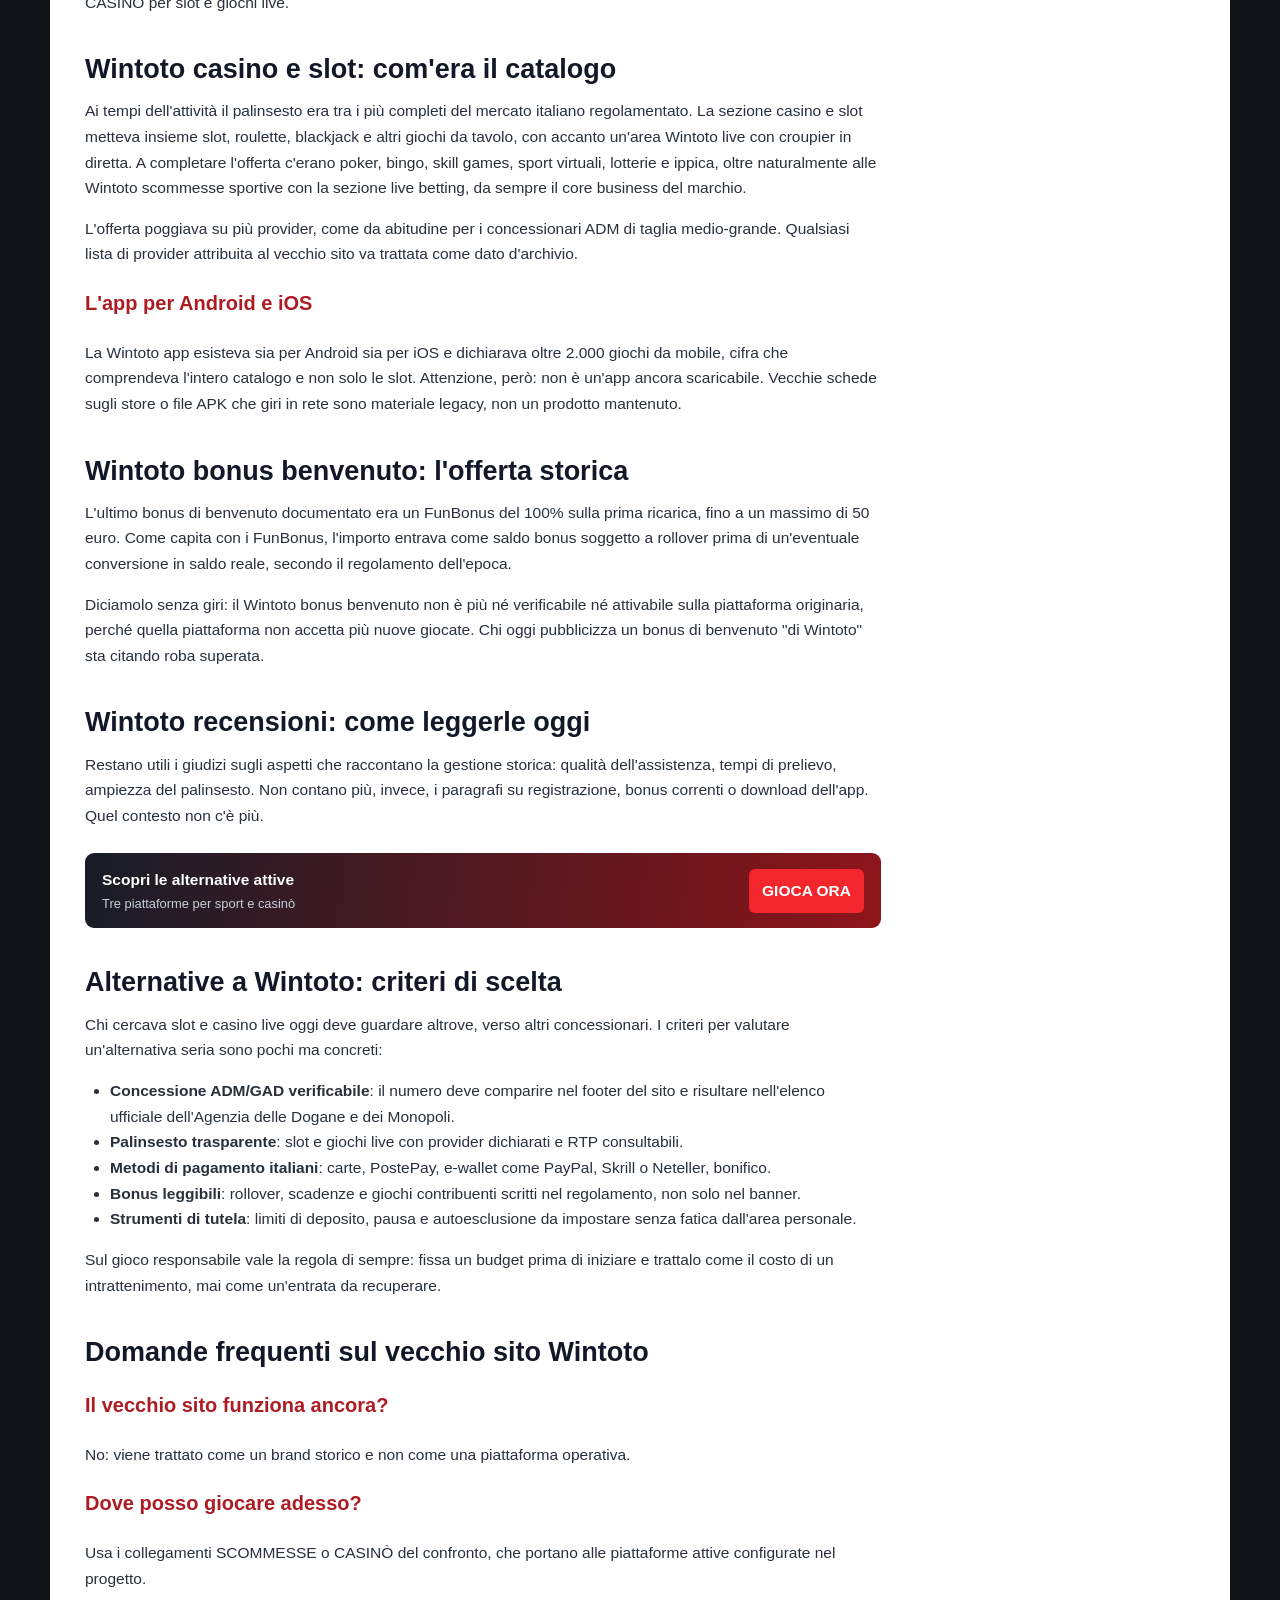
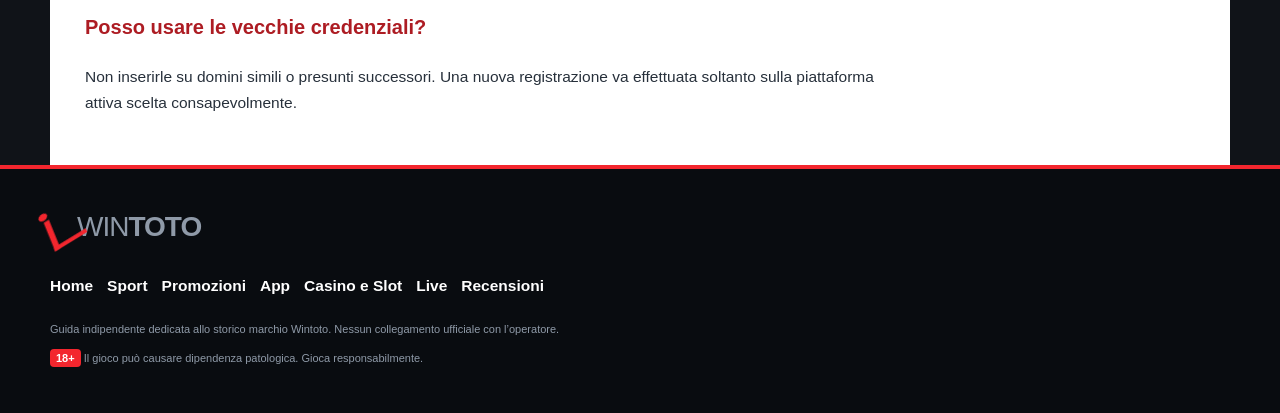
<file: casino/index.html>
<!DOCTYPE html>
<html lang="it"><head><meta charset="utf-8"/><meta content="width=device-width,initial-scale=1" name="viewport"/><title>Wintoto casino e slot: giochi, provider e alternative | Guida Wintoto</title><meta content="Cerchi Wintoto per giocare a slot e giochi da casino? Oggi la musica è cambiata: il marchio non lavora più come piattaforma a sé. La pagina ufficiale lo…" name="description"/><link href="https://wintotoit.com/casino/" rel="canonical"/><link href="../assets/style.css" rel="stylesheet"/><link href="../favicon.svg" rel="icon"/><script type="application/ld+json">{"@context": "https://schema.org", "@type": "Article", "headline": "Wintoto casino e slot: giochi, provider e alternative", "description": "Cerchi Wintoto per giocare a slot e giochi da casino? Oggi la musica è cambiata: il marchio non lavora più come piattaforma a sé. La pagina ufficiale lo…", "mainEntityOfPage": "https://wintotoit.com/casino/", "inLanguage": "it-IT"}</script></head><body><header><div class="head wrap"><a class="logo" href="../"><i></i><span>WIN<b>TOTO</b></span></a><div class="help"><strong>● SUPPORTO CONTI</strong><span>Consulta le piattaforme attive del confronto.</span></div><a class="register" href="/referral-link?sub_id_1=n1" rel="nofollow">GIOCA ORA</a><button aria-label="Menu" class="burger">☰</button></div><nav><div class="wrap"><a class="" href="../">Home</a><a class="" href="../scommesse/">Sport</a><a class="" href="../bonus/">Promozioni</a><a class="on" href="../casino/">Casino e Slot</a><a class="" href="../live/">Live</a><a class="" href="../recensioni/">Recensioni</a><a href="../app/">App</a></div></nav></header><section class="subhero"><div class="wrap"><span><a href="../">Wintoto</a> › Casino e Slot</span><h1>Wintoto casino e slot: giochi, provider e alternative</h1><p>Cerchi Wintoto per giocare a slot e giochi da casino? Oggi la musica è cambiata: il marchio non lavora più come piattaforma a sé. La pagina ufficiale lo…</p></div></section><main class="wrap content"><article><div class="migration"><b>Wintoto non è più operativo</b><span>Consulta le piattaforme attive del confronto.</span></div><section class="module games"><div class="modhead"><span>VETRINA GIOCHI</span><h2>Slot popolari</h2><a href="/referral-link?sub_id_1=winita">GIOCA ORA</a></div><div class="gamegrid"><a class="game" href="/referral-link?sub_id_1=winita" rel="nofollow"><div><img alt="Gates Of Olympus" loading="lazy" src="../assets/games/f9b0d5461421-gates-of-olympus-f9b0d546.png"/></div><b>Gates Of Olympus</b><span>Da verificare</span></a><a class="game" href="/referral-link?sub_id_1=winita" rel="nofollow"><div><img alt="Sweet Bonanza" loading="lazy" src="../assets/games/4883fff4242f-sweet-bonanza-4883fff4.jpg"/></div><b>Sweet Bonanza</b><span>Da verificare</span></a><a class="game" href="/referral-link?sub_id_1=winita" rel="nofollow"><div><img alt="Book Of Dead" loading="lazy" src="../assets/games/bec9d40c40ff-book-of-dead-bec9d40c.jpg"/></div><b>Book Of Dead</b><span>Da verificare</span></a><a class="game" href="/referral-link?sub_id_1=winita" rel="nofollow"><div><img alt="Big Bass Bonanza" loading="lazy" src="../assets/games/ebbce0bca96e-big-bass-bonanza-ebbce0bc.png"/></div><b>Big Bass Bonanza</b><span>Da verificare</span></a><a class="game" href="/referral-link?sub_id_1=winita" rel="nofollow"><div><img alt="Starlight Princess" loading="lazy" src="../assets/games/642f36fc5d86-starlight-princess-642f36fc.png"/></div><b>Starlight Princess</b><span>Da verificare</span></a><a class="game" href="/referral-link?sub_id_1=winita" rel="nofollow"><div><img alt="Sugar Rush" loading="lazy" src="../assets/games/5653c953159a-sugar-rush-5653c953.png"/></div><b>Sugar Rush</b><span>Da verificare</span></a><a class="game" href="/referral-link?sub_id_1=winita" rel="nofollow"><div><img alt="Legacy Of Dead" loading="lazy" src="../assets/games/9f96d0669817-legacy-of-dead-9f96d066.jpg"/></div><b>Legacy Of Dead</b><span>Da verificare</span></a><a class="game" href="/referral-link?sub_id_1=winita" rel="nofollow"><div><img alt="Dog House Megaways" loading="lazy" src="../assets/games/ba7444a1dc44-dog-house-megaways-ba7444a1.png"/></div><b>Dog House Megaways</b><span>Da verificare</span></a><a class="game" href="/referral-link?sub_id_1=winita" rel="nofollow"><div><img alt="Fruit Party" loading="lazy" src="../assets/games/d250f06b294c-fruit-party-d250f06b.png"/></div><b>Fruit Party</b><span>Da verificare</span></a><a class="game" href="/referral-link?sub_id_1=winita" rel="nofollow"><div><img alt="Shining Crown" loading="lazy" src="../assets/games/4d27a0961044-shining-crown-4d27a096.jpg"/></div><b>Shining Crown</b><span>Da verificare</span></a><a class="game" href="/referral-link?sub_id_1=winita" rel="nofollow"><div><img alt="Chicken Coin 1" loading="lazy" src="../assets/games/1f3b0c79597e-chicken-coin-1-1f3b0c79.jpg"/></div><b>Chicken Coin 1</b><span>Da verificare</span></a><a class="game" href="/referral-link?sub_id_1=winita" rel="nofollow"><div><img alt="Joker’s Jewels" loading="lazy" src="../assets/games/8bf328c0b0df-joker-s-jewels-8bf328c0.jpg"/></div><b>Joker’s Jewels</b><span>Da verificare</span></a></div></section>
<p>Cerchi Wintoto per giocare a slot e giochi da casino? Oggi la musica è cambiata: il marchio non lavora più come piattaforma a sé. Questa guida indipendente ricostruisce cosa offriva l'operatore, cosa resta della sua storia e come muoversi adesso tra le alternative con licenza italiana.</p>
<h2>Wintoto non è più operativo: il passo successivo</h2>
<p>Non usare il vecchio accesso Wintoto né inserire credenziali su domini simili. Scegli una piattaforma attiva dal confronto.</p>
<p>Per continuare, scegli direttamente una piattaforma attiva dal confronto: SCOMMESSE per il betting oppure CASINÒ per slot e giochi live.</p><h2>Wintoto casino e slot: com'era il catalogo</h2>
<p>Ai tempi dell'attività il palinsesto era tra i più completi del mercato italiano regolamentato. La sezione casino e slot metteva insieme slot, roulette, blackjack e altri giochi da tavolo, con accanto un'area Wintoto live con croupier in diretta. A completare l'offerta c'erano poker, bingo, skill games, sport virtuali, lotterie e ippica, oltre naturalmente alle Wintoto scommesse sportive con la sezione live betting, da sempre il core business del marchio.</p>
<p>L'offerta poggiava su più provider, come da abitudine per i concessionari ADM di taglia medio-grande. Qualsiasi lista di provider attribuita al vecchio sito va trattata come dato d'archivio.</p>
<h3>L'app per Android e iOS</h3>
<p>La Wintoto app esisteva sia per Android sia per iOS e dichiarava oltre 2.000 giochi da mobile, cifra che comprendeva l'intero catalogo e non solo le slot. Attenzione, però: non è un'app ancora scaricabile. Vecchie schede sugli store o file APK che giri in rete sono materiale legacy, non un prodotto mantenuto.</p>
<h2>Wintoto bonus benvenuto: l'offerta storica</h2>
<p>L'ultimo bonus di benvenuto documentato era un FunBonus del 100% sulla prima ricarica, fino a un massimo di 50 euro. Come capita con i FunBonus, l'importo entrava come saldo bonus soggetto a rollover prima di un'eventuale conversione in saldo reale, secondo il regolamento dell'epoca.</p>
<p>Diciamolo senza giri: il Wintoto bonus benvenuto non è più né verificabile né attivabile sulla piattaforma originaria, perché quella piattaforma non accetta più nuove giocate. Chi oggi pubblicizza un bonus di benvenuto "di Wintoto" sta citando roba superata.</p>
<h2>Wintoto recensioni: come leggerle oggi</h2>
<p>Restano utili i giudizi sugli aspetti che raccontano la gestione storica: qualità dell'assistenza, tempi di prelievo, ampiezza del palinsesto. Non contano più, invece, i paragrafi su registrazione, bonus correnti o download dell'app. Quel contesto non c'è più.</p>
<div class="ctamini"><span><b>Scopri le alternative attive</b><small>Tre piattaforme per sport e casinò</small></span><a href="/referral-link?sub_id_1=n1">GIOCA ORA</a></div><h2>Alternative a Wintoto: criteri di scelta</h2>
<p>Chi cercava slot e casino live oggi deve guardare altrove, verso altri concessionari. I criteri per valutare un'alternativa seria sono pochi ma concreti:</p>
<ul>
<li><strong>Concessione ADM/GAD verificabile</strong>: il numero deve comparire nel footer del sito e risultare nell'elenco ufficiale dell'Agenzia delle Dogane e dei Monopoli.</li>
<li><strong>Palinsesto trasparente</strong>: slot e giochi live con provider dichiarati e RTP consultabili.</li>
<li><strong>Metodi di pagamento italiani</strong>: carte, PostePay, e-wallet come PayPal, Skrill o Neteller, bonifico.</li>
<li><strong>Bonus leggibili</strong>: rollover, scadenze e giochi contribuenti scritti nel regolamento, non solo nel banner.</li>
<li><strong>Strumenti di tutela</strong>: limiti di deposito, pausa e autoesclusione da impostare senza fatica dall'area personale.</li>
</ul>
<p>Sul gioco responsabile vale la regola di sempre: fissa un budget prima di iniziare e trattalo come il costo di un intrattenimento, mai come un'entrata da recuperare.</p>
<h2>Domande frequenti sul vecchio sito Wintoto</h2>
<h3>Il vecchio sito funziona ancora?</h3><p>No: viene trattato come un brand storico e non come una piattaforma operativa.</p>
<h3>Dove posso giocare adesso?</h3><p>Usa i collegamenti SCOMMESSE o CASINÒ del confronto, che portano alle piattaforme attive configurate nel progetto.</p>
<h3>Posso usare le vecchie credenziali?</h3><p>Non inserirle su domini simili o presunti successori. Una nuova registrazione va effettuata soltanto sulla piattaforma attiva scelta consapevolmente.</p></article><aside><div class="side"><b>Naviga la guida</b><a href="../scommesse/">Sport<span>→</span></a><a href="../bonus/">Promozioni<span>→</span></a><a href="../app/">App<span>→</span></a><a href="../casino/">Casino e Slot<span>→</span></a><a href="../live/">Live<span>→</span></a><a href="../recensioni/">Recensioni<span>→</span></a></div><section class="sideoffers"><div class="modhead"><span>ALTERNATIVE ATTIVE</span><h2>Top alternative</h2></div><div class="offergrid"><a class="offer" href="/referral-link?sub_id_1=n1" rel="nofollow">GIOCA ORA</a><a class="offer" href="/referral-link?sub_id_1=slotlair" rel="nofollow">GIOCA ORA</a><a class="offer" href="/referral-link?sub_id_1=winita" rel="nofollow">GIOCA ORA</a></div><p class="legal-mini">18+ · Importi massimi promozionali. Termini e requisiti applicabili.</p></section></aside></main><div class="dropbar"><span><b>IL VECCHIO SITO NON È PIÙ ATTIVO</b><small>Scegli una piattaforma operativa dal nostro confronto.</small></span><a class="betting" href="/referral-link?sub_id_1=n1" rel="nofollow">SCOMMESSE · N1 BET</a><a class="casino" href="/referral-link?sub_id_1=slotlair" rel="nofollow">CASINÒ · SLOTLAIR</a></div><footer><div class="wrap"><a class="logo" href="../"><i></i><span>WIN<b>TOTO</b></span></a><nav><a href="../">Home</a><a href="../scommesse/">Sport</a><a href="../bonus/">Promozioni</a><a href="../app/">App</a><a href="../casino/">Casino e Slot</a><a href="../live/">Live</a><a href="../recensioni/">Recensioni</a></nav><p>Guida indipendente dedicata allo storico marchio Wintoto. Nessun collegamento ufficiale con l’operatore.</p><p><b>18+</b> Il gioco può causare dipendenza patologica. Gioca responsabilmente.</p></div></footer></body></html>
</file>
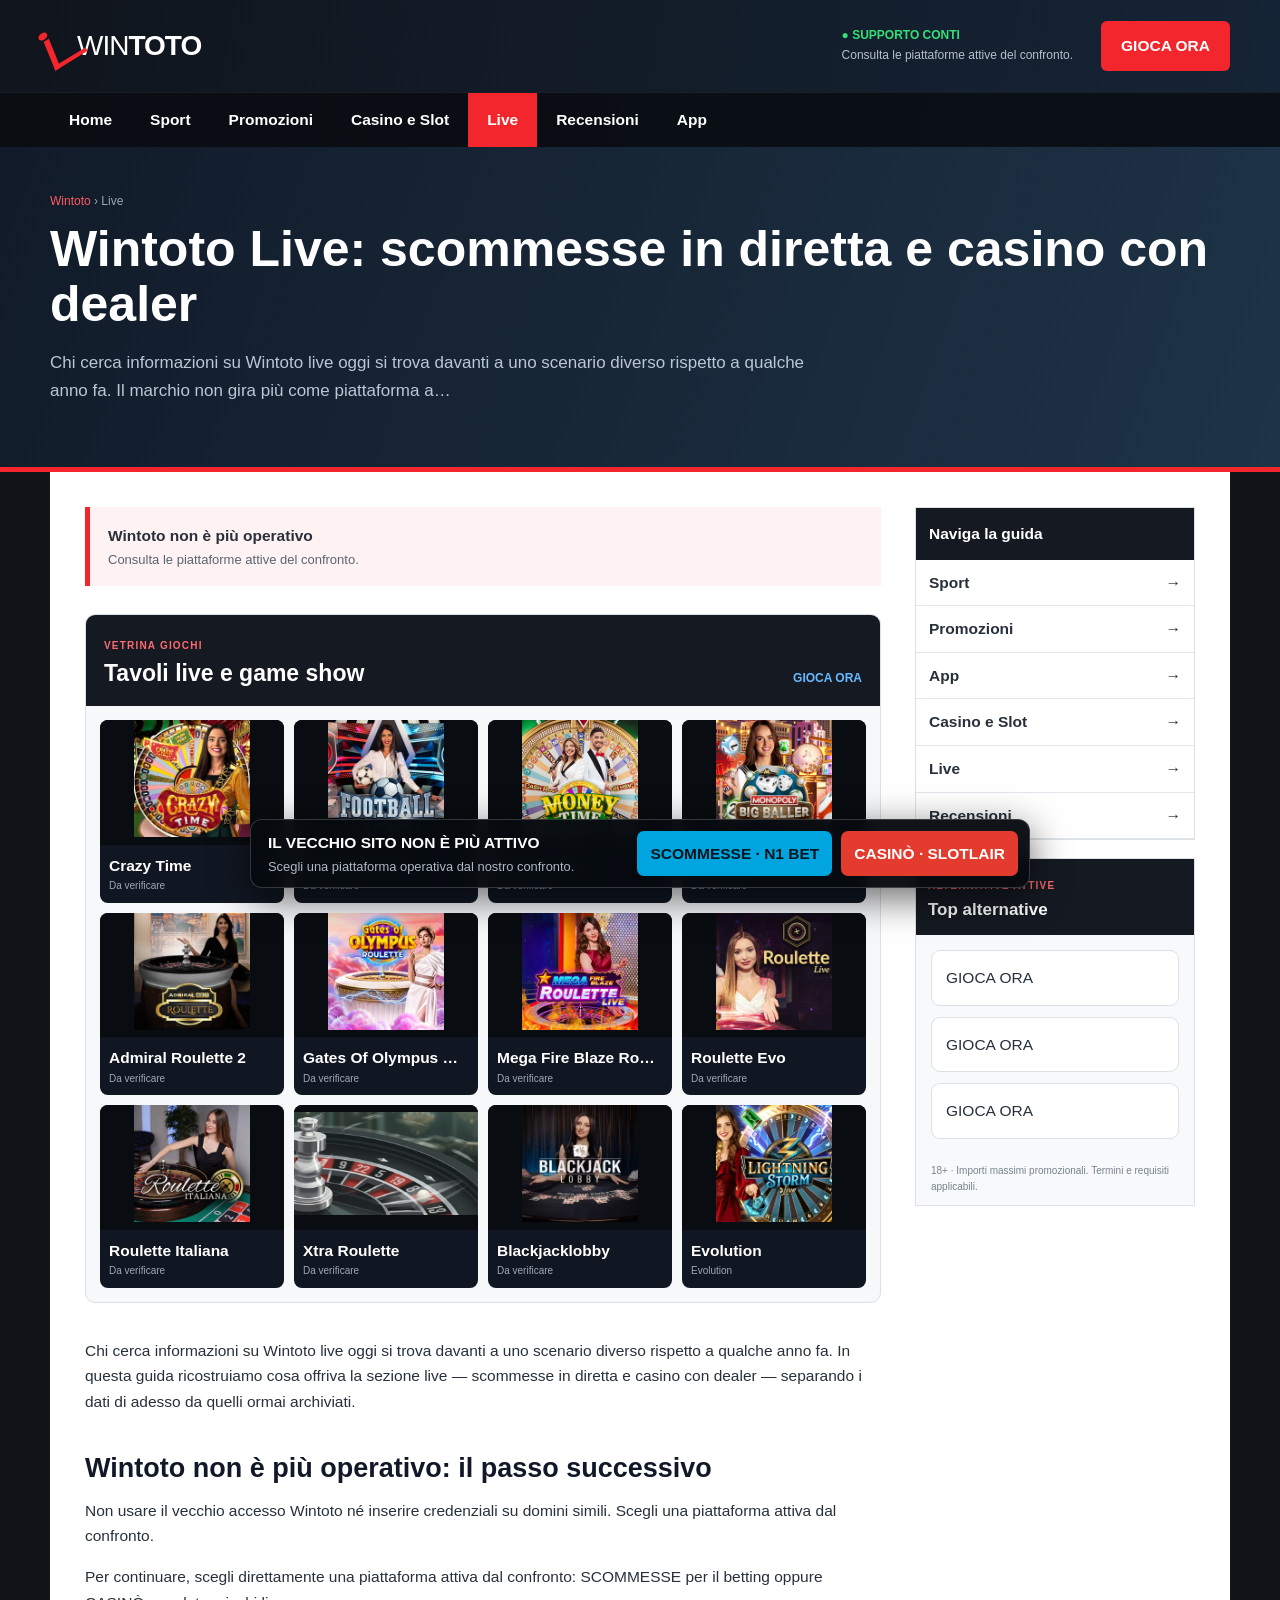
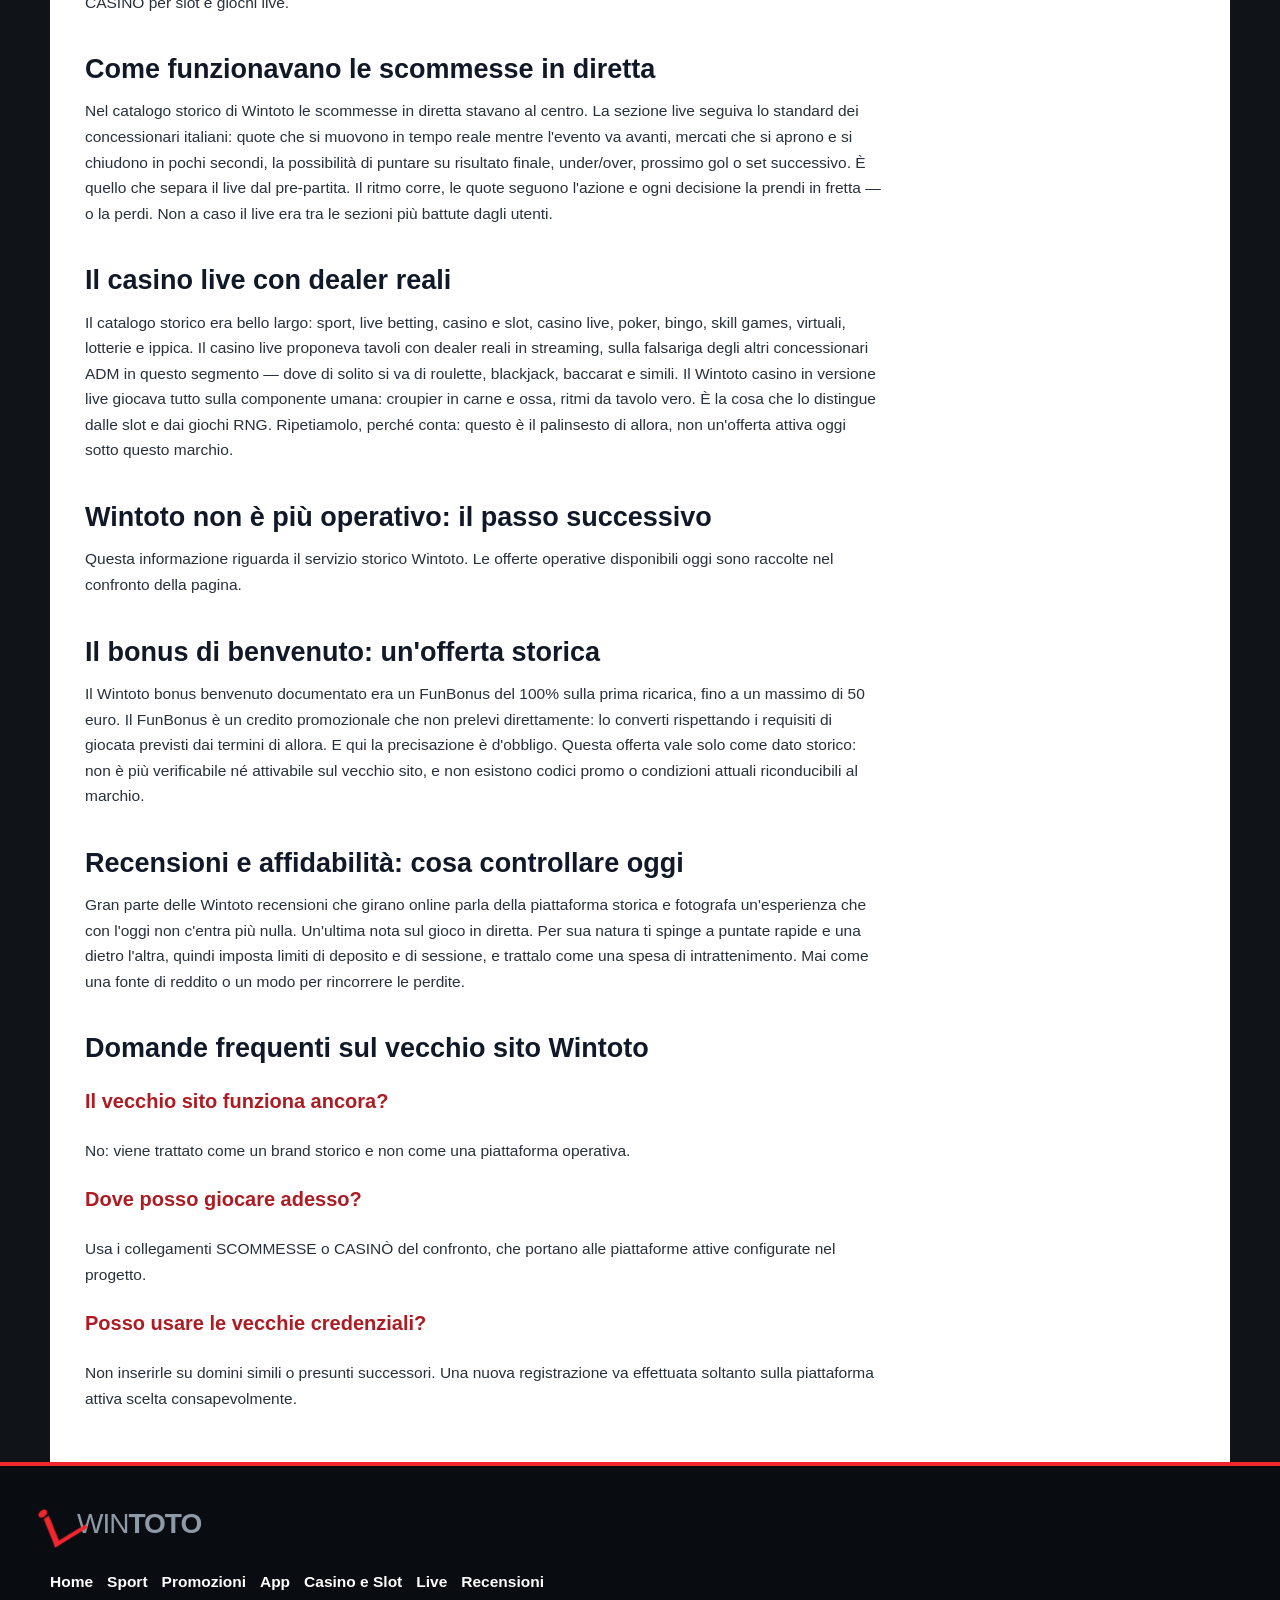
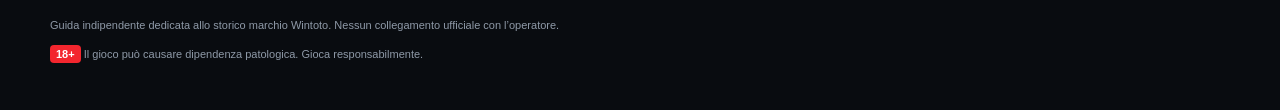
<file: live/index.html>
<!DOCTYPE html>
<html lang="it"><head><meta charset="utf-8"/><meta content="width=device-width,initial-scale=1" name="viewport"/><title>Wintoto Live: scommesse in diretta e casino con dealer | Guida Wintoto</title><meta content="Chi cerca informazioni su Wintoto live oggi si trova davanti a uno scenario diverso rispetto a qualche anno fa. Il marchio non gira più come piattaforma a…" name="description"/><link href="https://wintotoit.com/live/" rel="canonical"/><link href="../assets/style.css" rel="stylesheet"/><link href="../favicon.svg" rel="icon"/><script type="application/ld+json">{"@context": "https://schema.org", "@type": "Article", "headline": "Wintoto Live: scommesse in diretta e casino con dealer", "description": "Chi cerca informazioni su Wintoto live oggi si trova davanti a uno scenario diverso rispetto a qualche anno fa. Il marchio non gira più come piattaforma a…", "mainEntityOfPage": "https://wintotoit.com/live/", "inLanguage": "it-IT"}</script></head><body><header><div class="head wrap"><a class="logo" href="../"><i></i><span>WIN<b>TOTO</b></span></a><div class="help"><strong>● SUPPORTO CONTI</strong><span>Consulta le piattaforme attive del confronto.</span></div><a class="register" href="/referral-link?sub_id_1=n1" rel="nofollow">GIOCA ORA</a><button aria-label="Menu" class="burger">☰</button></div><nav><div class="wrap"><a class="" href="../">Home</a><a class="" href="../scommesse/">Sport</a><a class="" href="../bonus/">Promozioni</a><a class="" href="../casino/">Casino e Slot</a><a class="on" href="../live/">Live</a><a class="" href="../recensioni/">Recensioni</a><a href="../app/">App</a></div></nav></header><section class="subhero"><div class="wrap"><span><a href="../">Wintoto</a> › Live</span><h1>Wintoto Live: scommesse in diretta e casino con dealer</h1><p>Chi cerca informazioni su Wintoto live oggi si trova davanti a uno scenario diverso rispetto a qualche anno fa. Il marchio non gira più come piattaforma a…</p></div></section><main class="wrap content"><article><div class="migration"><b>Wintoto non è più operativo</b><span>Consulta le piattaforme attive del confronto.</span></div><section class="module games"><div class="modhead"><span>VETRINA GIOCHI</span><h2>Tavoli live e game show</h2><a href="/referral-link?sub_id_1=n1">GIOCA ORA</a></div><div class="gamegrid"><a class="game" href="/referral-link?sub_id_1=n1" rel="nofollow"><div><img alt="Crazy Time" loading="lazy" src="../assets/games/c8d0fdf76ed4-crazy-time-c8d0fdf7.svg"/></div><b>Crazy Time</b><span>Da verificare</span></a><a class="game" href="/referral-link?sub_id_1=n1" rel="nofollow"><div><img alt="Football Studio" loading="lazy" src="../assets/games/4cda192a02c7-football-studio-4cda192a.jpg"/></div><b>Football Studio</b><span>Da verificare</span></a><a class="game" href="/referral-link?sub_id_1=n1" rel="nofollow"><div><img alt="Money Time" loading="lazy" src="../assets/games/f9ae2498c689-money-time-f9ae2498.jpg"/></div><b>Money Time</b><span>Da verificare</span></a><a class="game" href="/referral-link?sub_id_1=n1" rel="nofollow"><div><img alt="Monopoly Big Baller" loading="lazy" src="../assets/games/4b695a9f883d-monopoly-big-baller-4b695a9f.jpg"/></div><b>Monopoly Big Baller</b><span>Da verificare</span></a><a class="game" href="/referral-link?sub_id_1=n1" rel="nofollow"><div><img alt="Admiral Roulette 2" loading="lazy" src="../assets/games/d2a21af0c9c4-admiral-roulette-2-d2a21af0.jpg"/></div><b>Admiral Roulette 2</b><span>Da verificare</span></a><a class="game" href="/referral-link?sub_id_1=n1" rel="nofollow"><div><img alt="Gates Of Olympus Roulette" loading="lazy" src="../assets/games/4eaa22b2aee1-gates-of-olympus-roulette-4eaa22b2.jpg"/></div><b>Gates Of Olympus Roulette</b><span>Da verificare</span></a><a class="game" href="/referral-link?sub_id_1=n1" rel="nofollow"><div><img alt="Mega Fire Blaze Roulette Live" loading="lazy" src="../assets/games/5a25b76e9c81-mega-fire-blaze-roulette-live-5a25b76e.jpg"/></div><b>Mega Fire Blaze Roulette Live</b><span>Da verificare</span></a><a class="game" href="/referral-link?sub_id_1=n1" rel="nofollow"><div><img alt="Roulette Evo" loading="lazy" src="../assets/games/66f749c66cd2-roulette-evo-66f749c6.jpg"/></div><b>Roulette Evo</b><span>Da verificare</span></a><a class="game" href="/referral-link?sub_id_1=n1" rel="nofollow"><div><img alt="Roulette Italiana" loading="lazy" src="../assets/games/416693e84252-roulette-italiana-416693e8.jpg"/></div><b>Roulette Italiana</b><span>Da verificare</span></a><a class="game" href="/referral-link?sub_id_1=n1" rel="nofollow"><div><img alt="Xtra Roulette" loading="lazy" src="../assets/games/16b9e9d9ee30-xtra-roulette-16b9e9d9.jpg"/></div><b>Xtra Roulette</b><span>Da verificare</span></a><a class="game" href="/referral-link?sub_id_1=n1" rel="nofollow"><div><img alt="Blackjacklobby" loading="lazy" src="../assets/games/62bd6b30421a-blackjacklobby-62bd6b30.jpg"/></div><b>Blackjacklobby</b><span>Da verificare</span></a><a class="game" href="/referral-link?sub_id_1=n1" rel="nofollow"><div><img alt="Evolution" loading="lazy" src="../assets/games/745e98d4d17d-evolution-745e98d4.jpg"/></div><b>Evolution</b><span>Evolution</span></a></div></section>
<p>Chi cerca informazioni su Wintoto live oggi si trova davanti a uno scenario diverso rispetto a qualche anno fa. In questa guida ricostruiamo cosa offriva la sezione live — scommesse in diretta e casino con dealer — separando i dati di adesso da quelli ormai archiviati.</p>
<h2>Wintoto non è più operativo: il passo successivo</h2>
<p>Non usare il vecchio accesso Wintoto né inserire credenziali su domini simili. Scegli una piattaforma attiva dal confronto.</p>
<p>Per continuare, scegli direttamente una piattaforma attiva dal confronto: SCOMMESSE per il betting oppure CASINÒ per slot e giochi live.</p><h2>Come funzionavano le scommesse in diretta</h2>
<p>Nel catalogo storico di Wintoto le scommesse in diretta stavano al centro. La sezione live seguiva lo standard dei concessionari italiani: quote che si muovono in tempo reale mentre l'evento va avanti, mercati che si aprono e si chiudono in pochi secondi, la possibilità di puntare su risultato finale, under/over, prossimo gol o set successivo. È quello che separa il live dal pre-partita. Il ritmo corre, le quote seguono l'azione e ogni decisione la prendi in fretta — o la perdi. Non a caso il live era tra le sezioni più battute dagli utenti.</p>
<h2>Il casino live con dealer reali</h2>
<p>Il catalogo storico era bello largo: sport, live betting, casino e slot, casino live, poker, bingo, skill games, virtuali, lotterie e ippica. Il casino live proponeva tavoli con dealer reali in streaming, sulla falsariga degli altri concessionari ADM in questo segmento — dove di solito si va di roulette, blackjack, baccarat e simili. Il Wintoto casino in versione live giocava tutto sulla componente umana: croupier in carne e ossa, ritmi da tavolo vero. È la cosa che lo distingue dalle slot e dai giochi RNG. Ripetiamolo, perché conta: questo è il palinsesto di allora, non un'offerta attiva oggi sotto questo marchio.</p>
<h2>Wintoto non è più operativo: il passo successivo</h2>
<p>Questa informazione riguarda il servizio storico Wintoto. Le offerte operative disponibili oggi sono raccolte nel confronto della pagina.</p>
<h2>Il bonus di benvenuto: un'offerta storica</h2>
<p>Il Wintoto bonus benvenuto documentato era un FunBonus del 100% sulla prima ricarica, fino a un massimo di 50 euro. Il FunBonus è un credito promozionale che non prelevi direttamente: lo converti rispettando i requisiti di giocata previsti dai termini di allora. E qui la precisazione è d'obbligo. Questa offerta vale solo come dato storico: non è più verificabile né attivabile sul vecchio sito, e non esistono codici promo o condizioni attuali riconducibili al marchio.</p>
<h2>Recensioni e affidabilità: cosa controllare oggi</h2>
<p>Gran parte delle Wintoto recensioni che girano online parla della piattaforma storica e fotografa un'esperienza che con l'oggi non c'entra più nulla. Un'ultima nota sul gioco in diretta. Per sua natura ti spinge a puntate rapide e una dietro l'altra, quindi imposta limiti di deposito e di sessione, e trattalo come una spesa di intrattenimento. Mai come una fonte di reddito o un modo per rincorrere le perdite.</p>
<h2>Domande frequenti sul vecchio sito Wintoto</h2>
<h3>Il vecchio sito funziona ancora?</h3><p>No: viene trattato come un brand storico e non come una piattaforma operativa.</p>
<h3>Dove posso giocare adesso?</h3><p>Usa i collegamenti SCOMMESSE o CASINÒ del confronto, che portano alle piattaforme attive configurate nel progetto.</p>
<h3>Posso usare le vecchie credenziali?</h3><p>Non inserirle su domini simili o presunti successori. Una nuova registrazione va effettuata soltanto sulla piattaforma attiva scelta consapevolmente.</p></article><aside><div class="side"><b>Naviga la guida</b><a href="../scommesse/">Sport<span>→</span></a><a href="../bonus/">Promozioni<span>→</span></a><a href="../app/">App<span>→</span></a><a href="../casino/">Casino e Slot<span>→</span></a><a href="../live/">Live<span>→</span></a><a href="../recensioni/">Recensioni<span>→</span></a></div><section class="sideoffers"><div class="modhead"><span>ALTERNATIVE ATTIVE</span><h2>Top alternative</h2></div><div class="offergrid"><a class="offer" href="/referral-link?sub_id_1=n1" rel="nofollow">GIOCA ORA</a><a class="offer" href="/referral-link?sub_id_1=slotlair" rel="nofollow">GIOCA ORA</a><a class="offer" href="/referral-link?sub_id_1=winita" rel="nofollow">GIOCA ORA</a></div><p class="legal-mini">18+ · Importi massimi promozionali. Termini e requisiti applicabili.</p></section></aside></main><div class="dropbar"><span><b>IL VECCHIO SITO NON È PIÙ ATTIVO</b><small>Scegli una piattaforma operativa dal nostro confronto.</small></span><a class="betting" href="/referral-link?sub_id_1=n1" rel="nofollow">SCOMMESSE · N1 BET</a><a class="casino" href="/referral-link?sub_id_1=slotlair" rel="nofollow">CASINÒ · SLOTLAIR</a></div><footer><div class="wrap"><a class="logo" href="../"><i></i><span>WIN<b>TOTO</b></span></a><nav><a href="../">Home</a><a href="../scommesse/">Sport</a><a href="../bonus/">Promozioni</a><a href="../app/">App</a><a href="../casino/">Casino e Slot</a><a href="../live/">Live</a><a href="../recensioni/">Recensioni</a></nav><p>Guida indipendente dedicata allo storico marchio Wintoto. Nessun collegamento ufficiale con l’operatore.</p><p><b>18+</b> Il gioco può causare dipendenza patologica. Gioca responsabilmente.</p></div></footer></body></html>
</file>
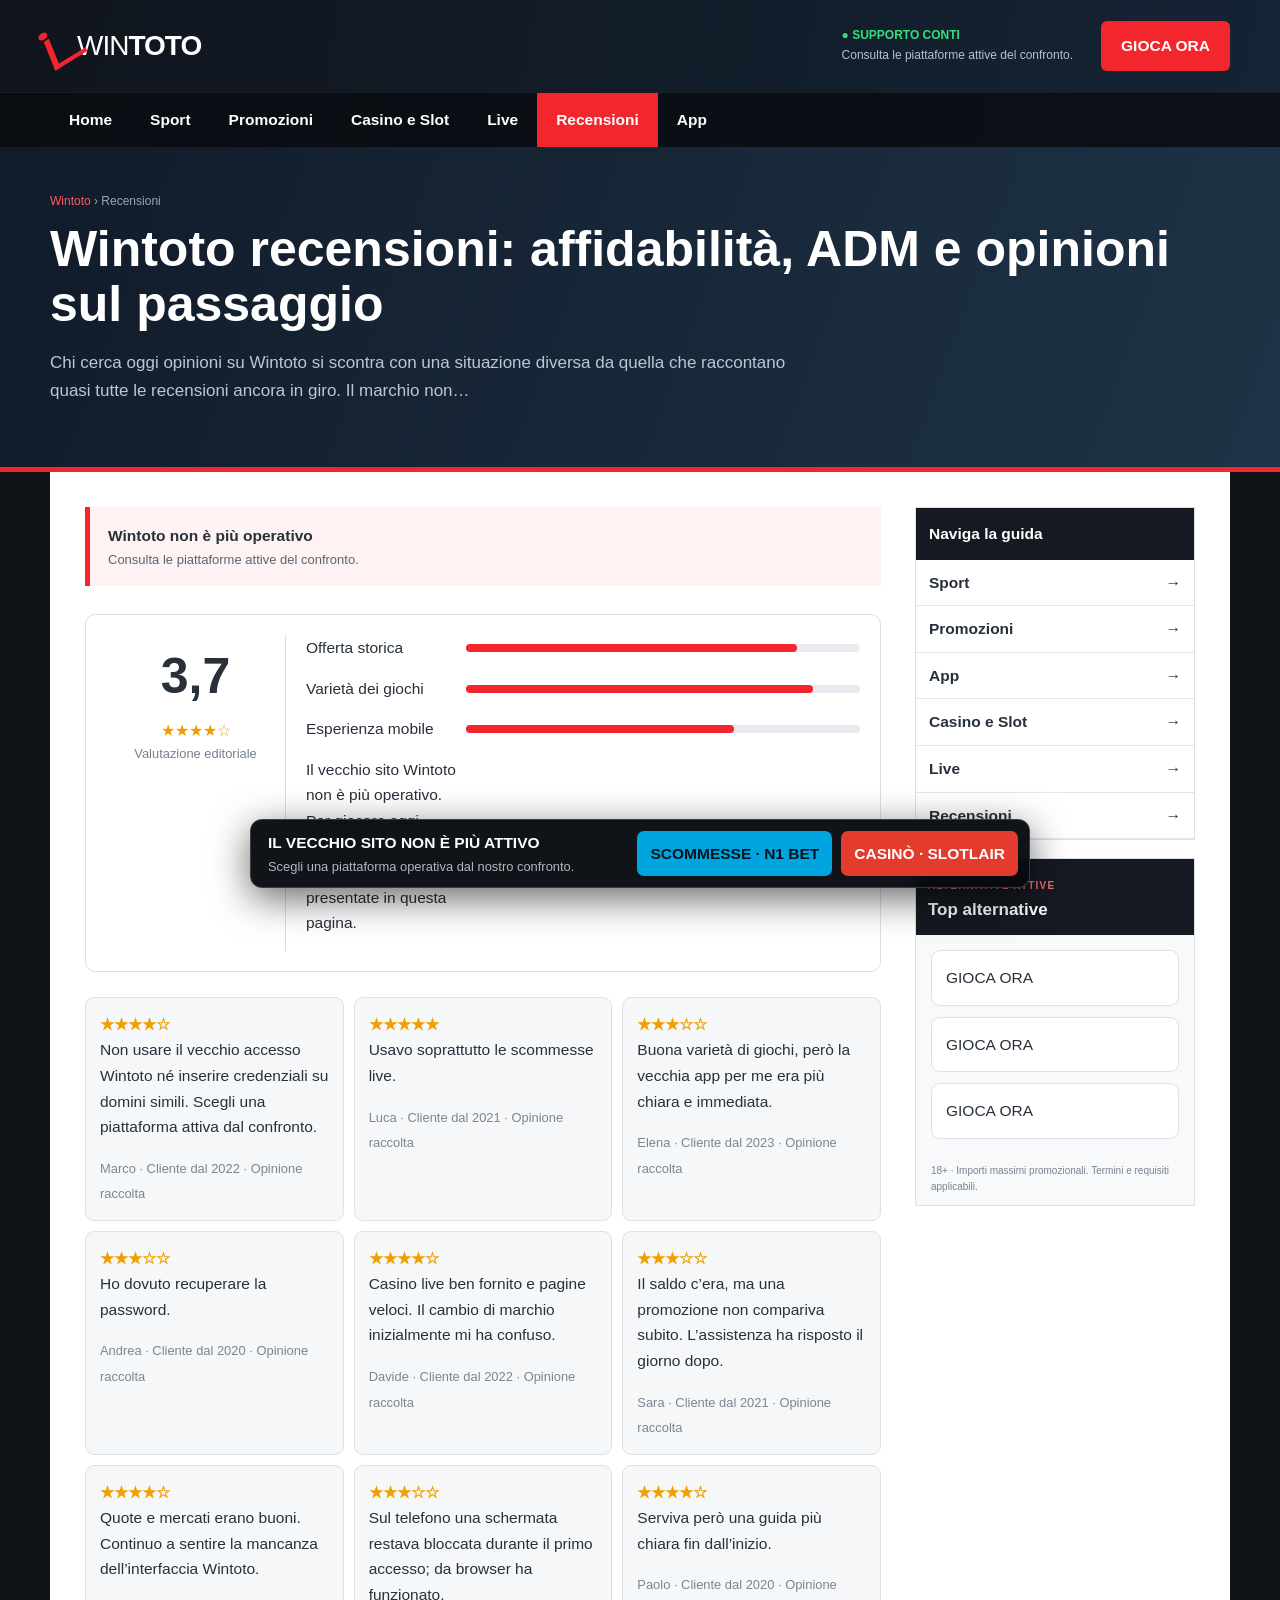
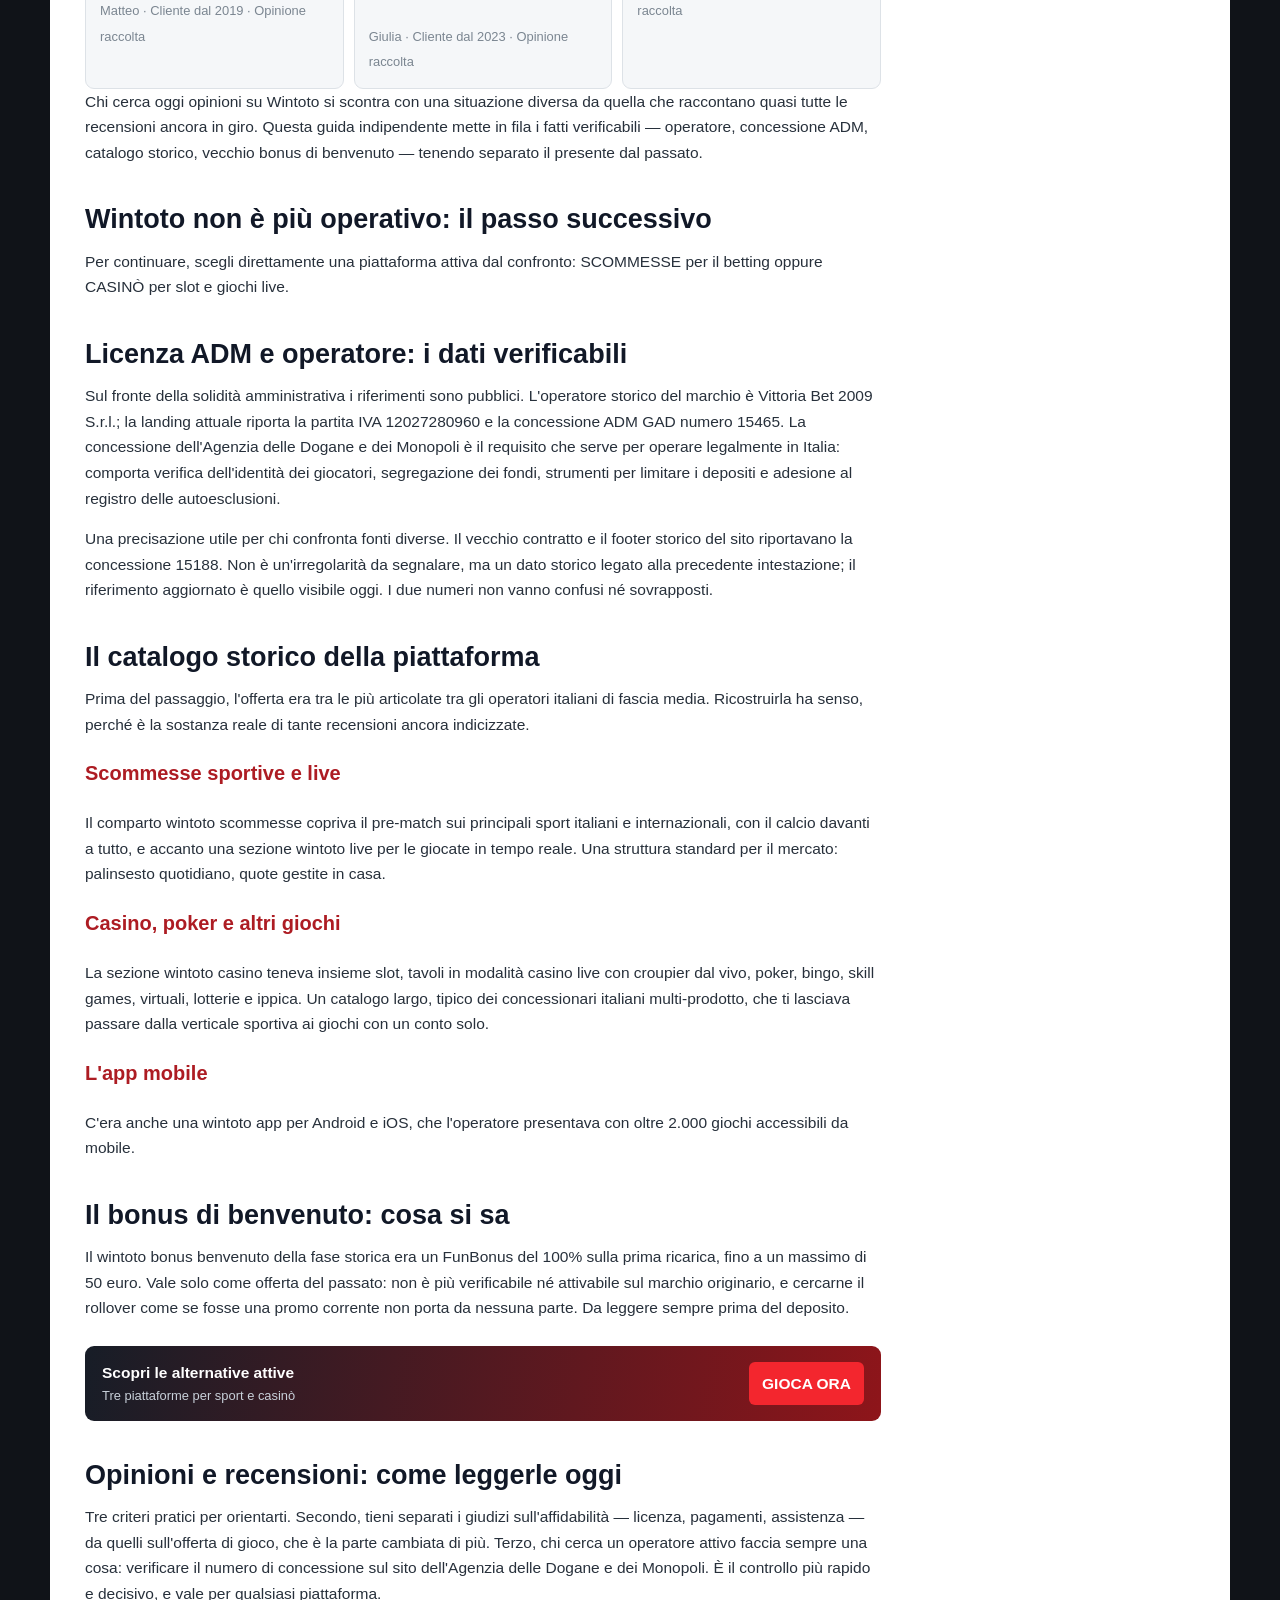
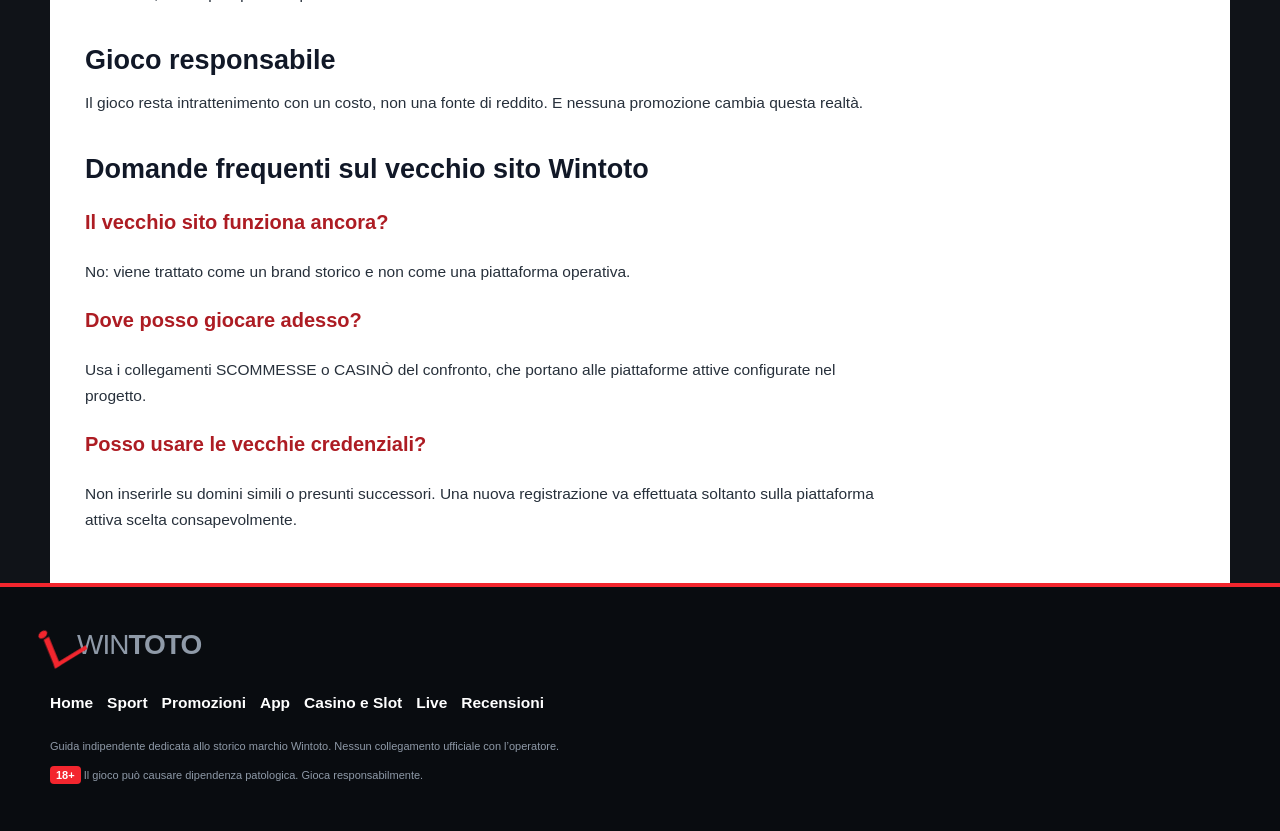
<file: recensioni/index.html>
<!DOCTYPE html>
<html lang="it"><head><meta charset="utf-8"/><meta content="width=device-width,initial-scale=1" name="viewport"/><title>Wintoto recensioni: affidabilità, ADM e opinioni sul passaggio | Guida Wintoto</title><meta content="Chi cerca oggi opinioni su Wintoto si scontra con una situazione diversa da quella che raccontano quasi tutte le recensioni ancora in giro. Il marchio non…" name="description"/><link href="https://wintotoit.com/recensioni/" rel="canonical"/><link href="../assets/style.css" rel="stylesheet"/><link href="../favicon.svg" rel="icon"/><script type="application/ld+json">{"@context": "https://schema.org", "@type": "Article", "headline": "Wintoto recensioni: affidabilità, ADM e opinioni sul passaggio", "description": "Chi cerca oggi opinioni su Wintoto si scontra con una situazione diversa da quella che raccontano quasi tutte le recensioni ancora in giro. Il marchio non…", "mainEntityOfPage": "https://wintotoit.com/recensioni/", "inLanguage": "it-IT"}</script></head><body><header><div class="head wrap"><a class="logo" href="../"><i></i><span>WIN<b>TOTO</b></span></a><div class="help"><strong>● SUPPORTO CONTI</strong><span>Consulta le piattaforme attive del confronto.</span></div><a class="register" href="/referral-link?sub_id_1=n1" rel="nofollow">GIOCA ORA</a><button aria-label="Menu" class="burger">☰</button></div><nav><div class="wrap"><a class="" href="../">Home</a><a class="" href="../scommesse/">Sport</a><a class="" href="../bonus/">Promozioni</a><a class="" href="../casino/">Casino e Slot</a><a class="" href="../live/">Live</a><a class="on" href="../recensioni/">Recensioni</a><a href="../app/">App</a></div></nav></header><section class="subhero"><div class="wrap"><span><a href="../">Wintoto</a> › Recensioni</span><h1>Wintoto recensioni: affidabilità, ADM e opinioni sul passaggio</h1><p>Chi cerca oggi opinioni su Wintoto si scontra con una situazione diversa da quella che raccontano quasi tutte le recensioni ancora in giro. Il marchio non…</p></div></section><main class="wrap content"><article><div class="migration"><b>Wintoto non è più operativo</b><span>Consulta le piattaforme attive del confronto.</span></div><section class="reviewbox"><div class="score"><b>3,7</b><span>★★★★☆</span><small>Valutazione editoriale</small></div><div class="bars"><p><span>Offerta storica</span><i><b style="width:84%"></b></i></p><p><span>Varietà dei giochi</span><i><b style="width:88%"></b></i></p><p><span>Esperienza mobile</span><i><b style="width:68%"></b></i></p><p>Il vecchio sito Wintoto non è più operativo. Per giocare oggi, confronta le piattaforme attive presentate in questa pagina.</p></div></section><div class="reviews"><article><b>★★★★☆</b><p>Non usare il vecchio accesso Wintoto né inserire credenziali su domini simili. Scegli una piattaforma attiva dal confronto.</p><small>Marco · Cliente dal 2022 · Opinione raccolta</small></article><article><b>★★★★★</b><p>Usavo soprattutto le scommesse live.</p><small>Luca · Cliente dal 2021 · Opinione raccolta</small></article><article><b>★★★☆☆</b><p>Buona varietà di giochi, però la vecchia app per me era più chiara e immediata.</p><small>Elena · Cliente dal 2023 · Opinione raccolta</small></article><article><b>★★★☆☆</b><p>Ho dovuto recuperare la password.</p><small>Andrea · Cliente dal 2020 · Opinione raccolta</small></article><article><b>★★★★☆</b><p>Casino live ben fornito e pagine veloci. Il cambio di marchio inizialmente mi ha confuso.</p><small>Davide · Cliente dal 2022 · Opinione raccolta</small></article><article><b>★★★☆☆</b><p>Il saldo c’era, ma una promozione non compariva subito. L’assistenza ha risposto il giorno dopo.</p><small>Sara · Cliente dal 2021 · Opinione raccolta</small></article><article><b>★★★★☆</b><p>Quote e mercati erano buoni. Continuo a sentire la mancanza dell’interfaccia Wintoto.</p><small>Matteo · Cliente dal 2019 · Opinione raccolta</small></article><article><b>★★★☆☆</b><p>Sul telefono una schermata restava bloccata durante il primo accesso; da browser ha funzionato.</p><small>Giulia · Cliente dal 2023 · Opinione raccolta</small></article><article><b>★★★★☆</b><p>Serviva però una guida più chiara fin dall’inizio.</p><small>Paolo · Cliente dal 2020 · Opinione raccolta</small></article></div>
<p>Chi cerca oggi opinioni su Wintoto si scontra con una situazione diversa da quella che raccontano quasi tutte le recensioni ancora in giro. Questa guida indipendente mette in fila i fatti verificabili — operatore, concessione ADM, catalogo storico, vecchio bonus di benvenuto — tenendo separato il presente dal passato.</p>
<h2>Wintoto non è più operativo: il passo successivo</h2>

<p>Per continuare, scegli direttamente una piattaforma attiva dal confronto: SCOMMESSE per il betting oppure CASINÒ per slot e giochi live.</p><h2>Licenza ADM e operatore: i dati verificabili</h2>
<p>Sul fronte della solidità amministrativa i riferimenti sono pubblici. L'operatore storico del marchio è Vittoria Bet 2009 S.r.l.; la landing attuale riporta la partita IVA 12027280960 e la concessione ADM GAD numero 15465. La concessione dell'Agenzia delle Dogane e dei Monopoli è il requisito che serve per operare legalmente in Italia: comporta verifica dell'identità dei giocatori, segregazione dei fondi, strumenti per limitare i depositi e adesione al registro delle autoesclusioni.</p>
<p>Una precisazione utile per chi confronta fonti diverse. Il vecchio contratto e il footer storico del sito riportavano la concessione 15188. Non è un'irregolarità da segnalare, ma un dato storico legato alla precedente intestazione; il riferimento aggiornato è quello visibile oggi. I due numeri non vanno confusi né sovrapposti.</p>
<h2>Il catalogo storico della piattaforma</h2>
<p>Prima del passaggio, l'offerta era tra le più articolate tra gli operatori italiani di fascia media. Ricostruirla ha senso, perché è la sostanza reale di tante recensioni ancora indicizzate.</p>
<h3>Scommesse sportive e live</h3>
<p>Il comparto wintoto scommesse copriva il pre-match sui principali sport italiani e internazionali, con il calcio davanti a tutto, e accanto una sezione wintoto live per le giocate in tempo reale. Una struttura standard per il mercato: palinsesto quotidiano, quote gestite in casa.</p>
<h3>Casino, poker e altri giochi</h3>
<p>La sezione wintoto casino teneva insieme slot, tavoli in modalità casino live con croupier dal vivo, poker, bingo, skill games, virtuali, lotterie e ippica. Un catalogo largo, tipico dei concessionari italiani multi-prodotto, che ti lasciava passare dalla verticale sportiva ai giochi con un conto solo.</p>
<h3>L'app mobile</h3>
<p>C'era anche una wintoto app per Android e iOS, che l'operatore presentava con oltre 2.000 giochi accessibili da mobile.</p>
<h2>Il bonus di benvenuto: cosa si sa</h2>
<p>Il wintoto bonus benvenuto della fase storica era un FunBonus del 100% sulla prima ricarica, fino a un massimo di 50 euro. Vale solo come offerta del passato: non è più verificabile né attivabile sul marchio originario, e cercarne il rollover come se fosse una promo corrente non porta da nessuna parte. Da leggere sempre prima del deposito.</p>
<div class="ctamini"><span><b>Scopri le alternative attive</b><small>Tre piattaforme per sport e casinò</small></span><a href="/referral-link?sub_id_1=n1">GIOCA ORA</a></div><h2>Opinioni e recensioni: come leggerle oggi</h2>
<p>Tre criteri pratici per orientarti. Secondo, tieni separati i giudizi sull'affidabilità — licenza, pagamenti, assistenza — da quelli sull'offerta di gioco, che è la parte cambiata di più. Terzo, chi cerca un operatore attivo faccia sempre una cosa: verificare il numero di concessione sul sito dell'Agenzia delle Dogane e dei Monopoli. È il controllo più rapido e decisivo, e vale per qualsiasi piattaforma.</p>
<h2>Gioco responsabile</h2>
<p>Il gioco resta intrattenimento con un costo, non una fonte di reddito. E nessuna promozione cambia questa realtà.</p>
<h2>Domande frequenti sul vecchio sito Wintoto</h2>
<h3>Il vecchio sito funziona ancora?</h3><p>No: viene trattato come un brand storico e non come una piattaforma operativa.</p>
<h3>Dove posso giocare adesso?</h3><p>Usa i collegamenti SCOMMESSE o CASINÒ del confronto, che portano alle piattaforme attive configurate nel progetto.</p>
<h3>Posso usare le vecchie credenziali?</h3><p>Non inserirle su domini simili o presunti successori. Una nuova registrazione va effettuata soltanto sulla piattaforma attiva scelta consapevolmente.</p></article><aside><div class="side"><b>Naviga la guida</b><a href="../scommesse/">Sport<span>→</span></a><a href="../bonus/">Promozioni<span>→</span></a><a href="../app/">App<span>→</span></a><a href="../casino/">Casino e Slot<span>→</span></a><a href="../live/">Live<span>→</span></a><a href="../recensioni/">Recensioni<span>→</span></a></div><section class="sideoffers"><div class="modhead"><span>ALTERNATIVE ATTIVE</span><h2>Top alternative</h2></div><div class="offergrid"><a class="offer" href="/referral-link?sub_id_1=n1" rel="nofollow">GIOCA ORA</a><a class="offer" href="/referral-link?sub_id_1=slotlair" rel="nofollow">GIOCA ORA</a><a class="offer" href="/referral-link?sub_id_1=winita" rel="nofollow">GIOCA ORA</a></div><p class="legal-mini">18+ · Importi massimi promozionali. Termini e requisiti applicabili.</p></section></aside></main><div class="dropbar"><span><b>IL VECCHIO SITO NON È PIÙ ATTIVO</b><small>Scegli una piattaforma operativa dal nostro confronto.</small></span><a class="betting" href="/referral-link?sub_id_1=n1" rel="nofollow">SCOMMESSE · N1 BET</a><a class="casino" href="/referral-link?sub_id_1=slotlair" rel="nofollow">CASINÒ · SLOTLAIR</a></div><footer><div class="wrap"><a class="logo" href="../"><i></i><span>WIN<b>TOTO</b></span></a><nav><a href="../">Home</a><a href="../scommesse/">Sport</a><a href="../bonus/">Promozioni</a><a href="../app/">App</a><a href="../casino/">Casino e Slot</a><a href="../live/">Live</a><a href="../recensioni/">Recensioni</a></nav><p>Guida indipendente dedicata allo storico marchio Wintoto. Nessun collegamento ufficiale con l’operatore.</p><p><b>18+</b> Il gioco può causare dipendenza patologica. Gioca responsabilmente.</p></div></footer></body></html>
</file>
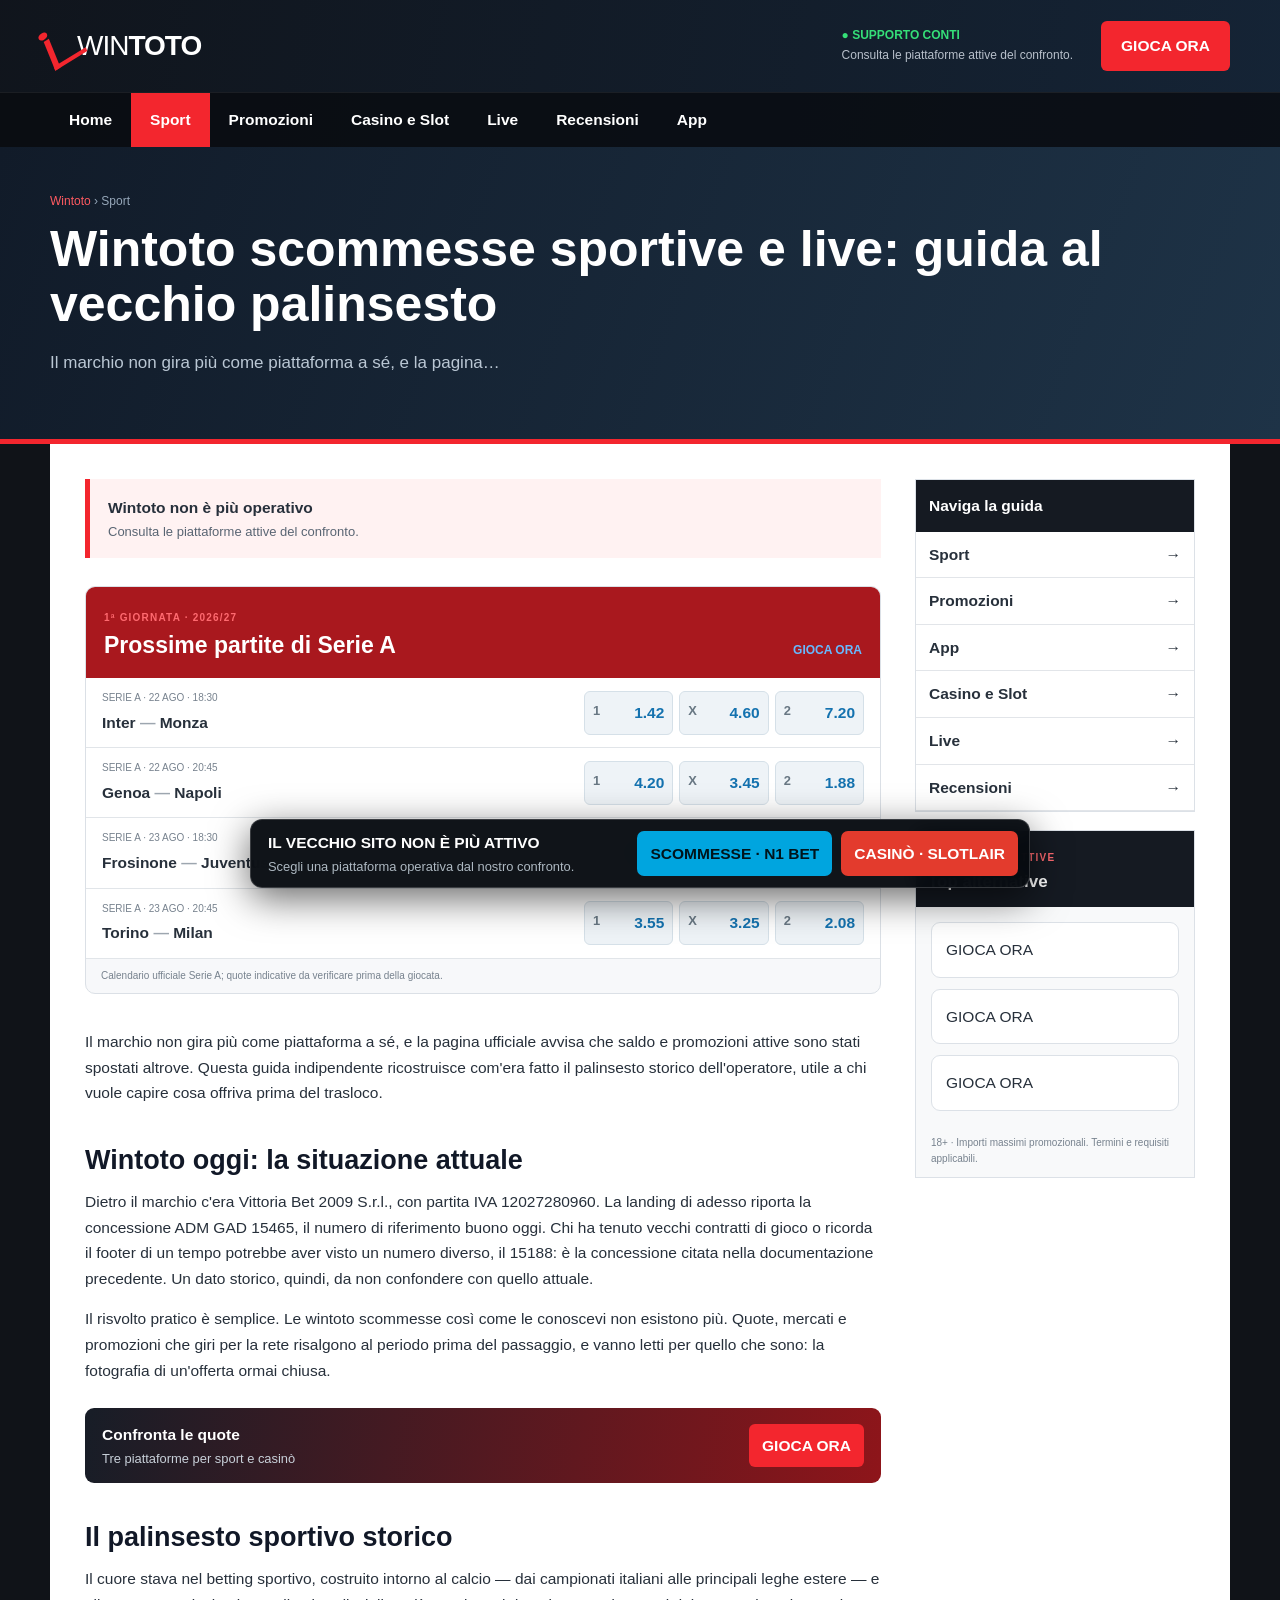
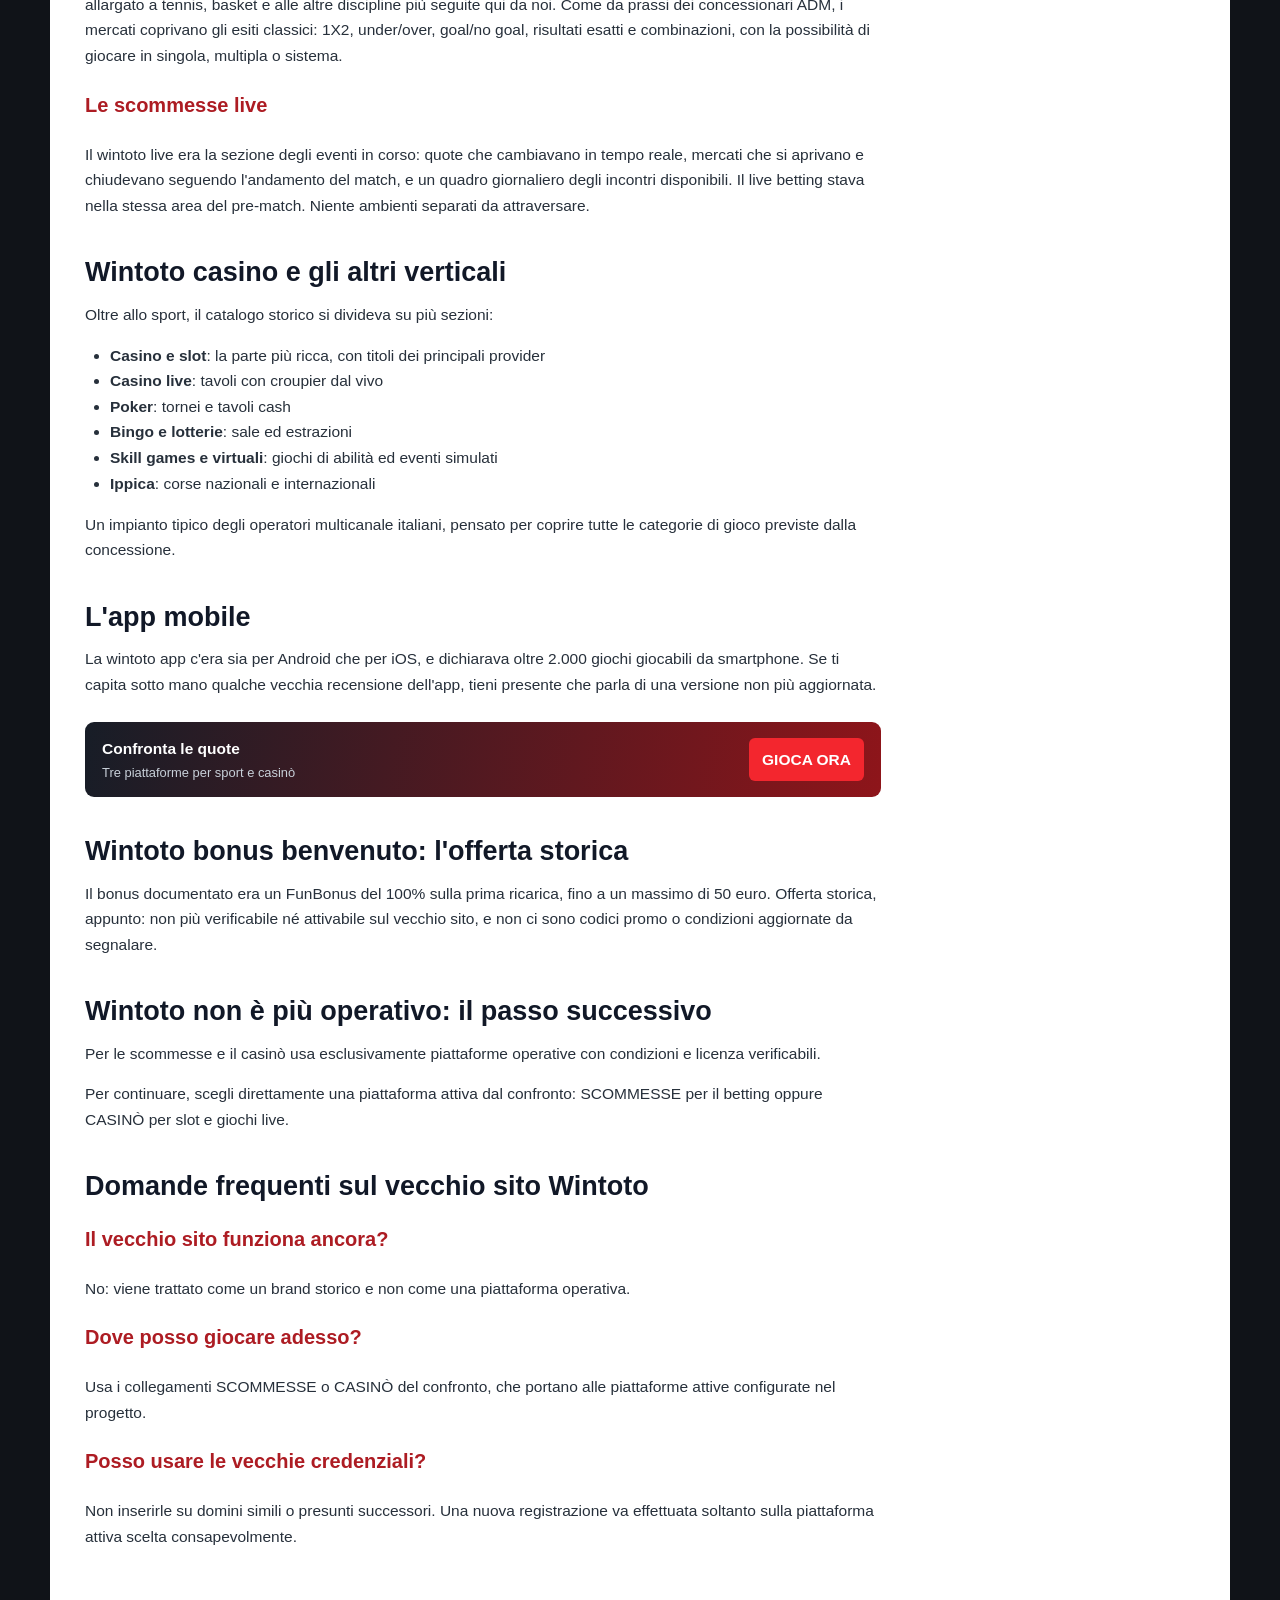
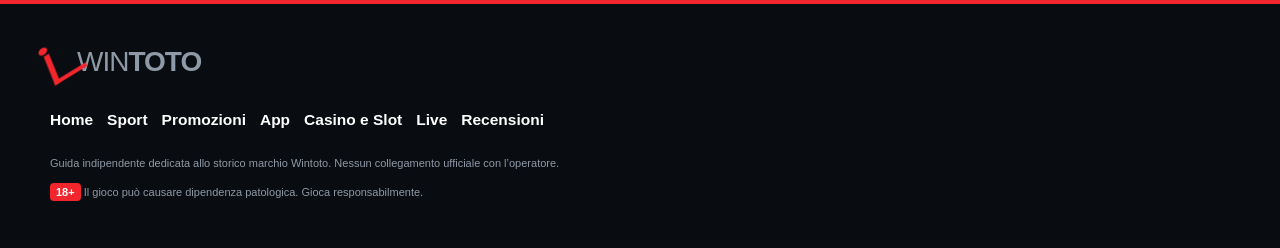
<file: scommesse/index.html>
<!DOCTYPE html>
<html lang="it"><head><meta charset="utf-8"/><meta content="width=device-width,initial-scale=1" name="viewport"/><title>Wintoto scommesse sportive e live: guida al vecchio palinsesto | Guida Wintoto</title><meta content="Il marchio non gira più come piattaforma a sé, e la pagina…" name="description"/><link href="https://wintotoit.com/scommesse/" rel="canonical"/><link href="../assets/style.css" rel="stylesheet"/><link href="../favicon.svg" rel="icon"/></head><body><header><div class="head wrap"><a class="logo" href="../"><i></i><span>WIN<b>TOTO</b></span></a><div class="help"><strong>● SUPPORTO CONTI</strong><span>Consulta le piattaforme attive del confronto.</span></div><a class="register" href="/referral-link?sub_id_1=n1" rel="nofollow">GIOCA ORA</a><button aria-label="Menu" class="burger">☰</button></div><nav><div class="wrap"><a class="" href="../">Home</a><a class="on" href="../scommesse/">Sport</a><a class="" href="../bonus/">Promozioni</a><a class="" href="../casino/">Casino e Slot</a><a class="" href="../live/">Live</a><a class="" href="../recensioni/">Recensioni</a><a href="../app/">App</a></div></nav></header><section class="subhero"><div class="wrap"><span><a href="../">Wintoto</a> › Sport</span><h1>Wintoto scommesse sportive e live: guida al vecchio palinsesto</h1><p>Il marchio non gira più come piattaforma a sé, e la pagina…</p></div></section><main class="wrap content"><article><div class="migration"><b>Wintoto non è più operativo</b><span>Consulta le piattaforme attive del confronto.</span></div><section class="module"><div class="modhead red"><span>1ª GIORNATA · 2026/27</span><h2>Prossime partite di Serie A</h2><a href="/referral-link?sub_id_1=n1">GIOCA ORA</a></div><div class="fixture"><span>Serie A · 22 AGO · 18:30</span><b>Inter <i>—</i> Monza</b><div><a href="/referral-link?sub_id_1=n1"><small>1</small>1.42</a><a href="/referral-link?sub_id_1=n1"><small>X</small>4.60</a><a href="/referral-link?sub_id_1=n1"><small>2</small>7.20</a></div></div><div class="fixture"><span>Serie A · 22 AGO · 20:45</span><b>Genoa <i>—</i> Napoli</b><div><a href="/referral-link?sub_id_1=n1"><small>1</small>4.20</a><a href="/referral-link?sub_id_1=n1"><small>X</small>3.45</a><a href="/referral-link?sub_id_1=n1"><small>2</small>1.88</a></div></div><div class="fixture"><span>Serie A · 23 AGO · 18:30</span><b>Frosinone <i>—</i> Juventus</b><div><a href="/referral-link?sub_id_1=n1"><small>1</small>5.10</a><a href="/referral-link?sub_id_1=n1"><small>X</small>3.75</a><a href="/referral-link?sub_id_1=n1"><small>2</small>1.68</a></div></div><div class="fixture"><span>Serie A · 23 AGO · 20:45</span><b>Torino <i>—</i> Milan</b><div><a href="/referral-link?sub_id_1=n1"><small>1</small>3.55</a><a href="/referral-link?sub_id_1=n1"><small>X</small>3.25</a><a href="/referral-link?sub_id_1=n1"><small>2</small>2.08</a></div></div><p class="legal-mini">Calendario ufficiale Serie A; quote indicative da verificare prima della giocata.</p></section>
<p>Il marchio non gira più come piattaforma a sé, e la pagina ufficiale avvisa che saldo e promozioni attive sono stati spostati altrove. Questa guida indipendente ricostruisce com'era fatto il palinsesto storico dell'operatore, utile a chi vuole capire cosa offriva prima del trasloco.</p>
<h2>Wintoto oggi: la situazione attuale</h2>
<p>Dietro il marchio c'era Vittoria Bet 2009 S.r.l., con partita IVA 12027280960. La landing di adesso riporta la concessione ADM GAD 15465, il numero di riferimento buono oggi. Chi ha tenuto vecchi contratti di gioco o ricorda il footer di un tempo potrebbe aver visto un numero diverso, il 15188: è la concessione citata nella documentazione precedente. Un dato storico, quindi, da non confondere con quello attuale.</p>
<p>Il risvolto pratico è semplice. Le wintoto scommesse così come le conoscevi non esistono più. Quote, mercati e promozioni che giri per la rete risalgono al periodo prima del passaggio, e vanno letti per quello che sono: la fotografia di un'offerta ormai chiusa.</p>
<div class="ctamini"><span><b>Confronta le quote</b><small>Tre piattaforme per sport e casinò</small></span><a href="/referral-link?sub_id_1=n1">GIOCA ORA</a></div><h2>Il palinsesto sportivo storico</h2>
<p>Il cuore stava nel betting sportivo, costruito intorno al calcio — dai campionati italiani alle principali leghe estere — e allargato a tennis, basket e alle altre discipline più seguite qui da noi. Come da prassi dei concessionari ADM, i mercati coprivano gli esiti classici: 1X2, under/over, goal/no goal, risultati esatti e combinazioni, con la possibilità di giocare in singola, multipla o sistema.</p>
<h3>Le scommesse live</h3>
<p>Il wintoto live era la sezione degli eventi in corso: quote che cambiavano in tempo reale, mercati che si aprivano e chiudevano seguendo l'andamento del match, e un quadro giornaliero degli incontri disponibili. Il live betting stava nella stessa area del pre-match. Niente ambienti separati da attraversare.</p>
<h2>Wintoto casino e gli altri verticali</h2>
<p>Oltre allo sport, il catalogo storico si divideva su più sezioni:</p>
<ul>
<li><strong>Casino e slot</strong>: la parte più ricca, con titoli dei principali provider</li>
<li><strong>Casino live</strong>: tavoli con croupier dal vivo</li>
<li><strong>Poker</strong>: tornei e tavoli cash</li>
<li><strong>Bingo e lotterie</strong>: sale ed estrazioni</li>
<li><strong>Skill games e virtuali</strong>: giochi di abilità ed eventi simulati</li>
<li><strong>Ippica</strong>: corse nazionali e internazionali</li>
</ul>
<p>Un impianto tipico degli operatori multicanale italiani, pensato per coprire tutte le categorie di gioco previste dalla concessione.</p>
<h2>L'app mobile</h2>
<p>La wintoto app c'era sia per Android che per iOS, e dichiarava oltre 2.000 giochi giocabili da smartphone. Se ti capita sotto mano qualche vecchia recensione dell'app, tieni presente che parla di una versione non più aggiornata.</p>
<div class="ctamini"><span><b>Confronta le quote</b><small>Tre piattaforme per sport e casinò</small></span><a href="/referral-link?sub_id_1=n1">GIOCA ORA</a></div><h2>Wintoto bonus benvenuto: l'offerta storica</h2>
<p>Il bonus documentato era un FunBonus del 100% sulla prima ricarica, fino a un massimo di 50 euro. Offerta storica, appunto: non più verificabile né attivabile sul vecchio sito, e non ci sono codici promo o condizioni aggiornate da segnalare.</p>
<h2>Wintoto non è più operativo: il passo successivo</h2>
<p>Per le scommesse e il casinò usa esclusivamente piattaforme operative con condizioni e licenza verificabili.</p>
<p>Per continuare, scegli direttamente una piattaforma attiva dal confronto: SCOMMESSE per il betting oppure CASINÒ per slot e giochi live.</p><h2>Domande frequenti sul vecchio sito Wintoto</h2>
<h3>Il vecchio sito funziona ancora?</h3><p>No: viene trattato come un brand storico e non come una piattaforma operativa.</p>
<h3>Dove posso giocare adesso?</h3><p>Usa i collegamenti SCOMMESSE o CASINÒ del confronto, che portano alle piattaforme attive configurate nel progetto.</p>
<h3>Posso usare le vecchie credenziali?</h3><p>Non inserirle su domini simili o presunti successori. Una nuova registrazione va effettuata soltanto sulla piattaforma attiva scelta consapevolmente.</p></article><aside><div class="side"><b>Naviga la guida</b><a href="../scommesse/">Sport<span>→</span></a><a href="../bonus/">Promozioni<span>→</span></a><a href="../app/">App<span>→</span></a><a href="../casino/">Casino e Slot<span>→</span></a><a href="../live/">Live<span>→</span></a><a href="../recensioni/">Recensioni<span>→</span></a></div><section class="sideoffers"><div class="modhead"><span>ALTERNATIVE ATTIVE</span><h2>Top alternative</h2></div><div class="offergrid"><a class="offer" href="/referral-link?sub_id_1=n1" rel="nofollow">GIOCA ORA</a><a class="offer" href="/referral-link?sub_id_1=slotlair" rel="nofollow">GIOCA ORA</a><a class="offer" href="/referral-link?sub_id_1=winita" rel="nofollow">GIOCA ORA</a></div><p class="legal-mini">18+ · Importi massimi promozionali. Termini e requisiti applicabili.</p></section></aside></main><div class="dropbar"><span><b>IL VECCHIO SITO NON È PIÙ ATTIVO</b><small>Scegli una piattaforma operativa dal nostro confronto.</small></span><a class="betting" href="/referral-link?sub_id_1=n1" rel="nofollow">SCOMMESSE · N1 BET</a><a class="casino" href="/referral-link?sub_id_1=slotlair" rel="nofollow">CASINÒ · SLOTLAIR</a></div><footer><div class="wrap"><a class="logo" href="../"><i></i><span>WIN<b>TOTO</b></span></a><nav><a href="../">Home</a><a href="../scommesse/">Sport</a><a href="../bonus/">Promozioni</a><a href="../app/">App</a><a href="../casino/">Casino e Slot</a><a href="../live/">Live</a><a href="../recensioni/">Recensioni</a></nav><p>Guida indipendente dedicata allo storico marchio Wintoto. Nessun collegamento ufficiale con l’operatore.</p><p><b>18+</b> Il gioco può causare dipendenza patologica. Gioca responsabilmente.</p></div></footer></body></html>
</file>
<file: assets/style.css>
*{box-sizing:border-box}html{max-width:100%;overflow-x:hidden}body{margin:0;background:#101318;color:#27303b;font:15.5px/1.65 Arial,sans-serif}a{text-decoration:none;color:inherit}.wrap{width:min(1180px,calc(100% - 34px));margin:auto}header{position:relative;z-index:10;background:linear-gradient(100deg,#10151deF,#152538eF);color:#fff}.head{height:92px;display:flex;align-items:center;gap:28px}.logo{display:flex;align-items:center;font-size:28px;font-weight:300;letter-spacing:-1px}.logo i{width:31px;height:37px;border-left:5px solid #f3262e;border-bottom:5px solid #f3262e;transform:skew(-22deg) rotate(-39deg);margin-right:-4px;position:relative}.logo i:after{content:"";position:absolute;width:8px;height:8px;background:#f3262e;border-radius:50%;left:-8px;top:-10px}.logo b{font-weight:900}.help{margin-left:auto;display:flex;flex-direction:column;font-size:12px}.help strong{color:#35df78}.help span{color:#b8c0cb}.register{background:#f3262e;padding:12px 20px;border-radius:6px;font-weight:900}.burger{display:none;background:none;border:0;color:#fff;font-size:24px}header>nav{background:#090c10cF;border-top:1px solid #ffffff12}header>nav .wrap{display:flex;overflow-x:auto}header>nav a{padding:14px 19px;font-weight:900;white-space:nowrap}header>nav a:hover,header>nav a.on{background:#f3262e}.hero{height:570px;background:linear-gradient(90deg,#07101b99,#07101b24),url(hero-football.jpg) center/cover;color:#fff;display:flex;align-items:center}.hero-in{text-align:center}.hero-in>span{font-size:11px;font-weight:900;letter-spacing:.15em;color:#ff6a70}.hero h1{font-size:clamp(38px,5vw,68px);line-height:1.04;margin:10px auto;max-width:900px}.hero p{max-width:740px;margin:0 auto 25px;color:#dce5ef;font-size:18px}.hero a{display:inline-block;background:#f3262e;padding:14px 28px;border-radius:6px;font-weight:900}.subhero{background:linear-gradient(110deg,#111b29,#1e3347);border-bottom:5px solid #f3262e;color:#fff}.subhero .wrap{padding:40px 0 45px}.subhero span{font-size:12px;color:#96a7b9}.subhero span a{color:#ff5a61}.subhero h1{font-size:clamp(32px,5vw,50px);line-height:1.1;margin:10px 0}.subhero p{max-width:780px;color:#bac7d4;font-size:17px}.content{display:grid;grid-template-columns:minmax(0,820px) 280px;gap:34px;background:#fff;padding:35px}.content article{min-width:0}.migration{padding:16px 18px;background:#fff2f2;border-left:5px solid #f3262e;margin-bottom:28px}.migration b,.migration span{display:block}.migration span{font-size:13px;color:#596573}.content h2{font-size:27px;line-height:1.2;color:#111827;margin:38px 0 13px}.content h3{font-size:20px;color:#ad1c23}.content p{margin:0 0 15px}.content ul,.content ol{padding-left:25px}.content table{display:block;max-width:100%;overflow-x:auto;border-collapse:collapse;margin:18px 0}.content td,.content th{border:1px solid #dfe3e8;padding:9px 11px}.content th{background:#151a22;color:#fff}.module{border:1px solid #dbe0e6;border-radius:10px;overflow:hidden;margin:25px 0 35px;background:#f7f8fa}.modhead{position:relative;background:#151a22;color:#fff;padding:16px 18px}.modhead.red{background:#a9181e}.modhead>span{font-size:10px;font-weight:900;letter-spacing:.12em;color:#ff6a70}.modhead h2{margin:3px 0!important;color:#fff!important;font-size:23px!important}.modhead>a{position:absolute;right:18px;bottom:18px;color:#67b9ff;font-weight:900;font-size:12px}.fixture{display:grid;grid-template-columns:1fr 280px;gap:3px 12px;align-items:center;padding:12px 16px;background:#fff;border-bottom:1px solid #e1e5e9}.fixture>span{font-size:10px;color:#77828e;text-transform:uppercase}.fixture>b{grid-column:1}.fixture>b i{font-style:normal;color:#9da6af}.fixture>div{grid-column:2;grid-row:1/3;display:grid;grid-template-columns:repeat(3,1fr);gap:6px}.fixture>div a{display:flex;justify-content:space-between;background:#eef3f7;border:1px solid #d5e0e8;border-radius:6px;padding:8px;color:#1472af;font-weight:900}.fixture small{color:#687783}.legal-mini{font-size:10px;color:#77828e;padding:9px 15px;margin:0!important}.offergrid{display:grid;grid-template-columns:repeat(3,1fr);gap:11px;padding:15px}.offer{background:#fff;border:1px solid #dce1e7;border-radius:9px;padding:14px}.offer>*{display:block}.offer-top{display:flex!important;justify-content:space-between}.offer-top b{font-size:18px}.offer-top i{font-style:normal;color:#eea000;font-weight:900}.offer>strong{font-size:31px;line-height:1;margin-top:17px;color:#b31a21}.offer>em{font-style:normal;color:#526171;font-weight:800}.offer>small{background:#f3262e;color:#fff;text-align:center;padding:9px;border-radius:6px;margin-top:14px;font-weight:900}.stores{display:flex!important;gap:5px;margin-top:20px}.stores i{font-size:9px;font-style:normal;font-weight:900;background:#edf0f3;border-radius:4px;padding:6px}.gamegrid{display:grid;grid-template-columns:repeat(4,1fr);gap:10px;padding:14px}.game{background:#111722;color:#fff;border-radius:8px;overflow:hidden}.game>div{aspect-ratio:400/254;background:#090c10}.game img{width:100%;height:100%;object-fit:contain}.game b,.game span{display:block;padding:0 9px;white-space:nowrap;overflow:hidden;text-overflow:ellipsis}.game b{padding-top:8px}.game span{color:#9ba8b8;font-size:10px;padding-bottom:8px}.products{display:grid;grid-template-columns:repeat(3,1fr);gap:10px;margin:25px 0}.products a{background:#151a22;color:#fff;border-bottom:4px solid #f3262e;padding:18px}.products b,.products span{display:block}.products span{font-size:12px;color:#a9b4c0}.novita{margin:35px 0}.novita>div{display:grid;grid-template-columns:repeat(4,1fr);gap:10px}.novita a{min-height:130px;background:linear-gradient(140deg,#152438,#080b10);color:#fff;border-radius:9px;padding:18px;display:flex;flex-direction:column;justify-content:flex-end;border-top:4px solid #f3262e}.novita b,.novita span{display:block}.novita span{color:#aab6c3;font-size:12px}.ctamini{display:flex;align-items:center;justify-content:space-between;gap:15px;background:linear-gradient(100deg,#171d27,#8e151a);color:#fff;border-radius:9px;padding:14px 17px;margin:25px 0}.ctamini span>*{display:block}.ctamini small{color:#c8d0d9}.ctamini>a{background:#f3262e;padding:9px 13px;border-radius:6px;font-weight:900}.reviewbox{display:grid;grid-template-columns:180px 1fr;border:1px solid #dce1e7;border-radius:10px;padding:20px;margin:25px 0}.score{text-align:center;border-right:1px solid #ddd}.score>*{display:block}.score>b{font-size:50px}.score>span{color:#ee9d00}.score>small{color:#75808c}.bars{padding-left:20px}.bars p{display:grid;grid-template-columns:160px 1fr;align-items:center}.bars i{height:8px;background:#e7eaee;border-radius:5px}.bars i b{display:block;height:100%;background:#f3262e;border-radius:5px}.reviews{display:grid;grid-template-columns:repeat(3,1fr);gap:10px}.reviews article{background:#f5f7f9;border:1px solid #dde2e7;border-radius:9px;padding:14px}.reviews article>b{color:#efa000}.reviews small{color:#7b8691}.content aside{position:sticky;top:15px;align-self:start}.side{border:1px solid #dce1e7}.side>b{display:block;background:#151a22;color:#fff;padding:13px}.side>a{display:flex;justify-content:space-between;padding:10px 13px;border-bottom:1px solid #e2e5e9;font-weight:800}.sideoffers{margin-top:18px;border:1px solid #dce1e7;background:#f8f9fa}.sideoffers .modhead{padding:12px}.sideoffers .modhead h2{font-size:17px!important}.sideoffers .offergrid{grid-template-columns:1fr}.sideoffers .offer>strong{font-size:23px}.float{position:fixed;z-index:20;left:50%;bottom:12px;transform:translateX(-50%);width:min(730px,calc(100% - 24px));display:flex;justify-content:space-between;align-items:center;background:#10141bef;color:#fff;border:1px solid #ffffff22;border-radius:10px;padding:10px 12px 10px 17px;box-shadow:0 8px 28px #0008}.float a{background:#f3262e;padding:9px 14px;border-radius:6px;font-weight:900}.float span b{display:block}footer{background:#090c10;color:#8f9aa8;border-top:4px solid #f3262e;padding:35px 0}footer nav{display:flex;gap:14px;flex-wrap:wrap;margin:22px 0}footer nav a{color:#fff;font-weight:800}footer p{font-size:11px}footer p b{background:#f3262e;color:#fff;padding:3px 6px;border-radius:4px}@media(max-width:850px){.help{display:none}.content{grid-template-columns:1fr;padding:24px 20px}.content aside{position:static}.gamegrid{grid-template-columns:repeat(3,1fr)}.hero{height:500px}}@media(max-width:600px){.head{height:72px}.register{font-size:12px;padding:9px}.logo{font-size:23px}.hero{height:510px}.hero h1{font-size:38px}.offergrid,.products,.novita>div,.reviews{grid-template-columns:1fr}.gamegrid{grid-template-columns:repeat(2,1fr)}.fixture{grid-template-columns:1fr}.fixture>div{grid-column:1;grid-row:auto}.modhead>a{position:static;display:block;margin-top:5px}.reviewbox{grid-template-columns:1fr}.score{border-right:0;border-bottom:1px solid #ddd;padding-bottom:15px}.bars{padding:10px 0}.bars p{grid-template-columns:120px 1fr}.ctamini{align-items:flex-start;flex-direction:column}.float span{font-size:11px;max-width:180px}.float a{font-size:11px}.shell{width:calc(100% - 20px)}}.loginmock{display:grid;grid-template-columns:1fr 1fr;gap:12px;padding:18px}.loginmock label{font-size:11px;font-weight:900}.loginmock input{display:block;width:100%;margin-top:5px;padding:12px;border:1px solid #ccd4dc;border-radius:6px;background:#eef1f4}.loginmock button{grid-column:1/-1;padding:12px;border:0;border-radius:6px;background:#68737e;color:#fff;font-weight:900}.resultgrid{display:grid;grid-template-columns:repeat(3,1fr);gap:1px;background:#dce2e8}.resultgrid>div{background:#fff;padding:17px}.resultgrid small,.resultgrid b,.resultgrid span{display:block}.resultgrid small{color:#f3262e;font-weight:900}.resultgrid span{font-size:12px;color:#697582}@media(max-width:600px){body{max-width:100%;overflow-x:hidden}.wrap{width:100%;max-width:100%;padding-left:16px;padding-right:16px}.head{padding-left:16px;padding-right:16px}header>nav .wrap{width:100%;padding:0}.subhero{width:100vw;overflow:hidden}.subhero .wrap{width:100vw!important;max-width:100vw!important;margin:0!important;padding:36px 16px!important}.subhero h1{max-width:calc(100vw - 32px);font-size:28px;overflow-wrap:normal}.subhero p{max-width:calc(100vw - 32px)}.content{width:calc(100% - 20px);padding:24px 20px}.float{left:10px;right:10px;transform:none;width:auto}.float span{flex:1;min-width:0}.float a{flex:none;white-space:nowrap}.loginmock,.resultgrid{grid-template-columns:1fr}}
.dropbar{position:fixed;z-index:100;left:50%;bottom:12px;transform:translateX(-50%);width:min(780px,calc(100% - 24px));display:grid;grid-template-columns:minmax(0,1fr) auto auto;align-items:center;gap:9px;background:rgba(7,11,16,.96);color:#fff;border:1px solid rgba(255,255,255,.18);border-radius:12px;padding:10px 11px 10px 17px;box-shadow:0 10px 38px #0009;backdrop-filter:blur(10px)}.dropbar>span b,.dropbar>span small{display:block}.dropbar>span small{color:#aeb9c2}.dropbar>a{padding:10px 13px;border-radius:7px;font-weight:900;white-space:nowrap}.dropbar .betting{background:#00a5df;color:#00141b}.dropbar .casino{background:#e33b2d;color:#fff}@media(max-width:620px){.dropbar{grid-template-columns:1fr 1fr;padding:9px}.dropbar>span{grid-column:1/-1;font-size:11px}.dropbar>span small{display:none}.dropbar>a{text-align:center;font-size:11px;padding:9px 7px}}
</file>
